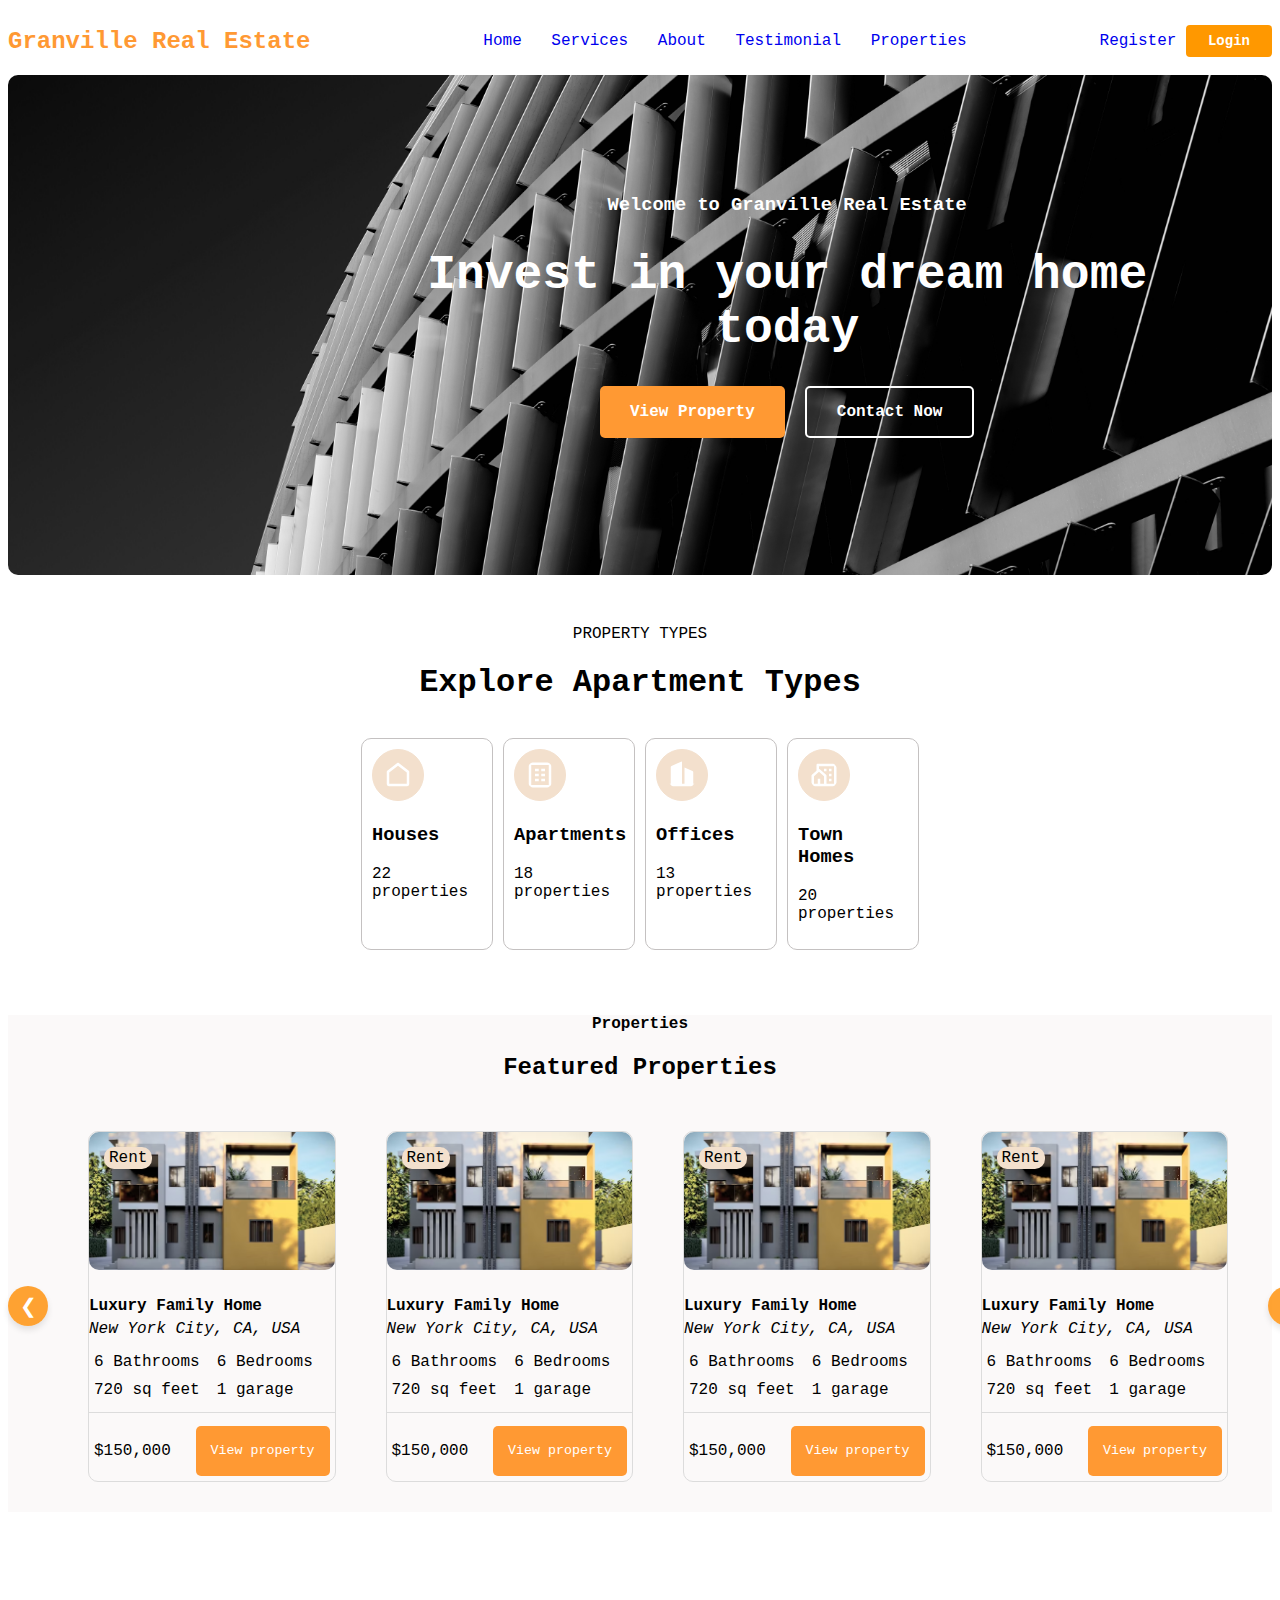
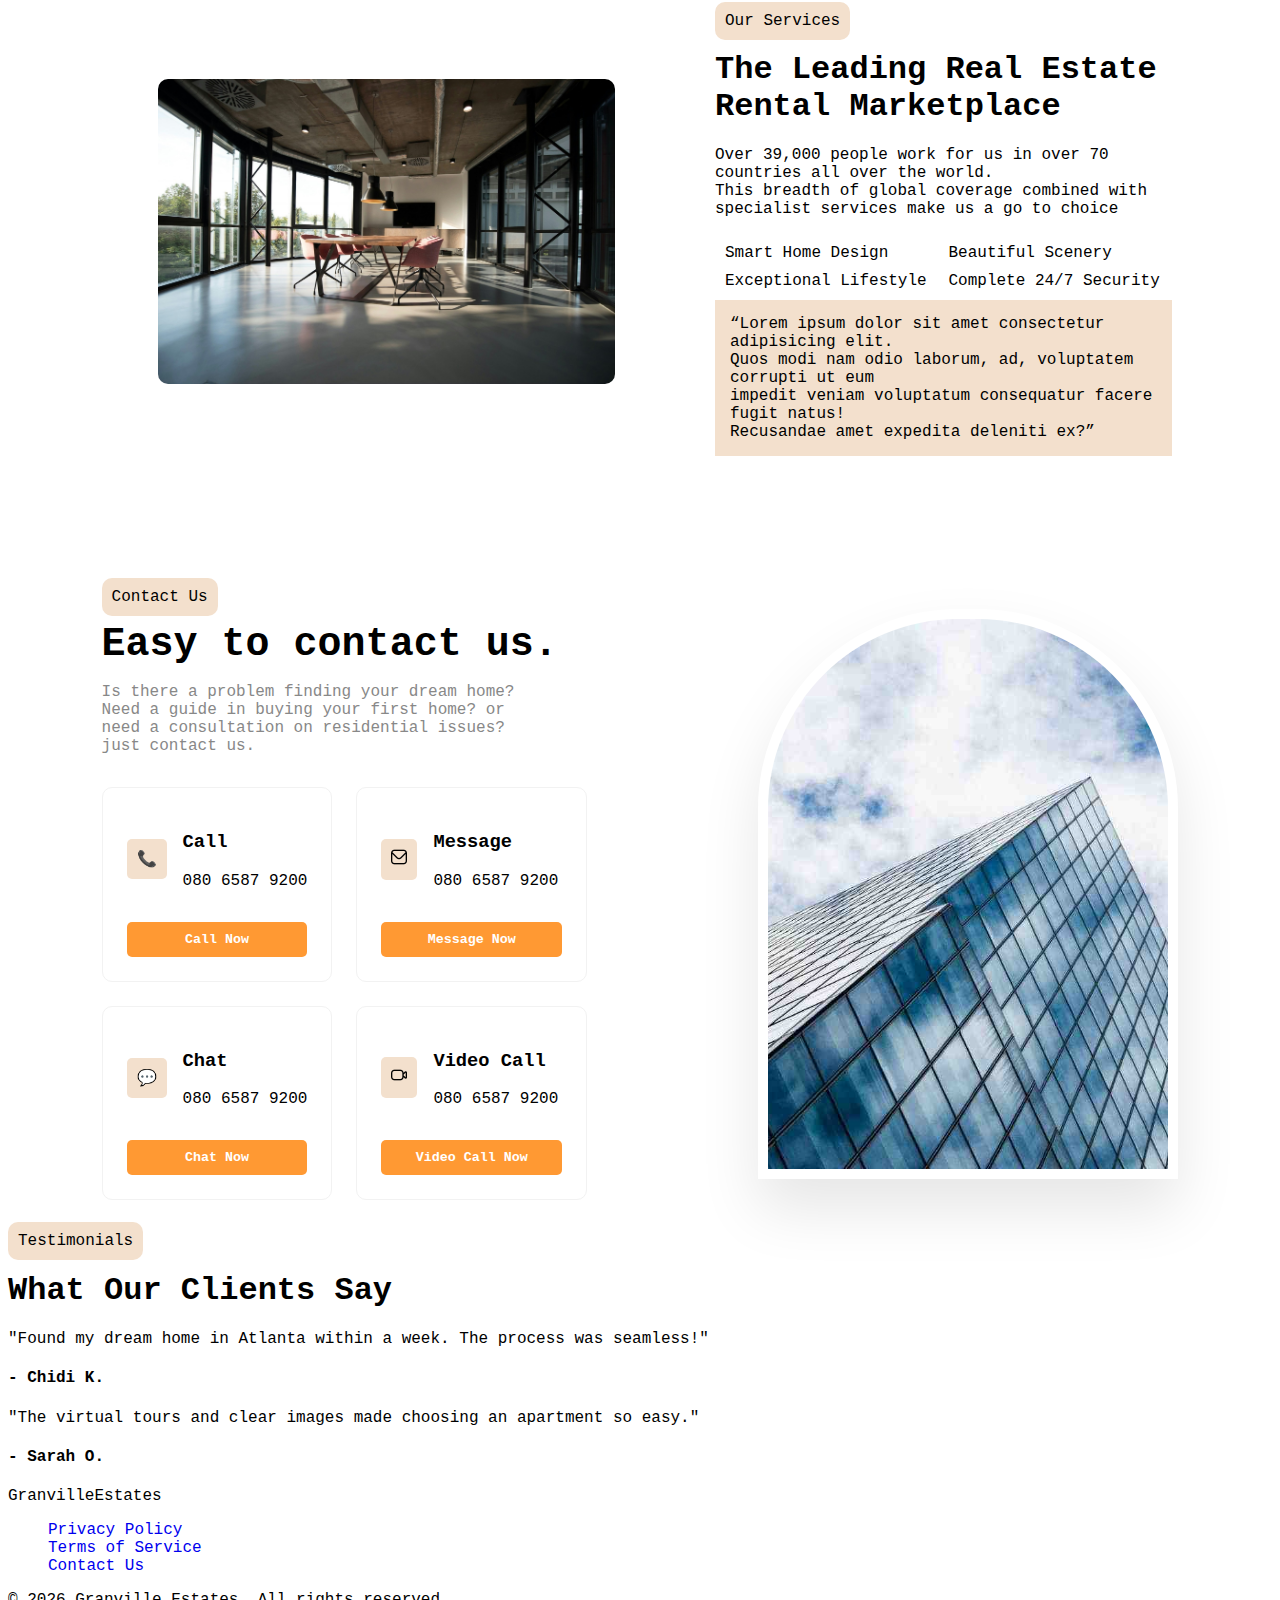
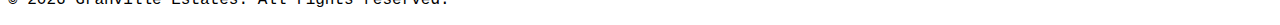
<file: index.html>
<!DOCTYPE html>
<html lang="en">

<head>
    <meta charset="UTF-8">
    <meta name="viewport" content="width=device-width, initial-scale=1.0">
    <link rel="stylesheet" href="https://cdnjs.cloudflare.com/ajax/libs/font-awesome/6.0.0/css/all.min.css">
    <link rel="stylesheet" href="assets/css/style.css">
    <title>Granville Real Estate</title>
</head>

<body>
    <header>
        <h2 class="heading">Granville Real Estate</h2>

        <div>
            <nav>
                <ul class="nav-links">
                    <li><a href="#">Home</a></li>
                    <li><a href="#">Services</a></li>
                    <li><a href="#about">About</a></li>
                    <li><a href="#">Testimonial</a></li>
                    <li><a href="#">Properties</a></li>
                </ul>
            </nav>
        </div>

        <div class="profile-nav-container">
            <div id="user-profile-header" onclick="toggleDashboard()">
                <div class="user-avatar">
                    <img src="assets/images/profiles/default-user.jpeg" alt="profile png" id="user-icon-image">
                </div>
                <span id="display-name"></span>
            </div>
        </div>

        <div id="dashboard-dropdown" class="dashboard-menu" onclick="event.stopPropagation()">
            <div class="menu-header">
                <h4>Account Overview</h4>
            </div>
            <div class="menu-stats">
                <div class="stat-item">
                    <span id="stat-count">0</span>
                    <small>Inquiries</small>
                </div>
            </div>
            <div class="menu-item-toggle" onclick="toggleSection('history-section')">
                <i class="fas fa-history"></i> My Message History
            </div>
            <ul id="message-history-list" class="collapsible-content">
                <li>Loading history...</li>
            </ul>
            <div class="menu-item-toggle" onclick="toggleSection('saved-section')">
                <i class="fas fa-heart"></i> Saved Properties
            </div>
            <ul id="favorites-list" class="collapsible-content">
                <li>Loading favorites...</li>
            </ul>
            <div class="menu-item-toggle" onclick="toggleSection('profile-settings-section')">
                <i class="fas fa-user-cog"></i> Profile Settings
            </div>
            <ul id="profile-settings-section" class="collapsible-content">
                <li class="profile-upload-item">
                    <div class="profile-preview-container">
                        <img id="dashboard-profile-preview" src="./assets/images/user-fill.png" alt="Profile">
                        <label for="profile-input" class="edit-overlay"><i class="fas fa-camera"></i></label>
                    </div>
                    <form id="settings-profile-form">
                        <input type="file" id="profile-input" name="profile_image" accept="image/*" hidden>
                        <input type="text" name="display_name" placeholder="Update Name" class="settings-input">
                        <button type="submit" class="btn-save-settings">Save Changes</button>
                    </form>
                </li>
            </ul>
            <div class="menu-footer">
                <button onclick="logout()" class="btn-logout-dropdown">Logout</button>
            </div>
        </div>


    </header>

    <div class="hero-section">
        <img src="assets/images/mike-hindle-a8Slhd4Kvxw-unsplash.jpg" alt="picture of a house for rent"
            class="background-image">
        <div class="hero-content">
            <h3>Welcome to Granville Real Estate</h3>
            <h1>Invest in your dream home today</h1>


            <div class="button-container">
                <button class="primary-btn">View Property</button>
                <button class="secondary-btn">Contact Now</button>
            </div>
        </div>
    </div>

    <!----property type section----->
    <section class="property-type-section">

        <div>
            <p>PROPERTY TYPES</p>
        </div>
        <h1>Explore Apartment Types</h1>

        <div class="card-container">

            <div class="card" onclick="filterType('House')">
                <svg class="icons" xmlns="http://www.w3.org/2000/svg" viewBox="0 0 24 24" fill="currentColor">
                    <path
                        d="M21 20C21 20.5523 20.5523 21 20 21H4C3.44772 21 3 20.5523 3 20V9.48907C3 9.18048 3.14247 8.88917 3.38606 8.69972L11.3861 2.47749C11.7472 2.19663 12.2528 2.19663 12.6139 2.47749L20.6139 8.69972C20.8575 8.88917 21 9.18048 21 9.48907V20ZM19 19V9.97815L12 4.53371L5 9.97815V19H19Z">
                    </path>
                </svg>
                <div class="card-text-container">
                    <h3>Houses</h3>
                    <p>22 properties</p>
                </div>
            </div>

            <div class="card" onclick="filterType('Apartment')">
                <svg class="icons" xmlns="http://www.w3.org/2000/svg" viewBox="0 0 24 24" fill="currentColor">
                    <path
                        d="M21 20H23V22H1V20H3V3C3 2.44772 3.44772 2 4 2H20C20.5523 2 21 2.44772 21 3V20ZM19 20V4H5V20H19ZM8 11H11V13H8V11ZM8 7H11V9H8V7ZM8 15H11V17H8V15ZM13 15H16V17H13V15ZM13 11H16V13H13V11ZM13 7H16V9H13V7Z">

                    </path>
                </svg>
                <div class="card-text-container">
                    <h3>Apartments</h3>
                    <p>18 properties</p>
                </div>
            </div>

            <div class="card" onclick="filterType('Office')">
                <svg class="icons" xmlns="http://www.w3.org/2000/svg" viewBox="0 0 24 24" fill="currentColor">
                    <path
                        d="M12 19H14V6.00003L20.3939 8.74028C20.7616 8.89786 21 9.2594 21 9.65943V19H23V21H1V19H3V5.6499C3 5.25472 3.23273 4.89659 3.59386 4.73609L11.2969 1.31251C11.5493 1.20035 11.8448 1.314 11.9569 1.56634C11.9853 1.63027 12 1.69945 12 1.76941V19Z">

                    </path>
                </svg>
                <div class="card-text-container">
                    <h3>Offices</h3>
                    <p>13 properties</p>
                </div>
            </div>

            <div class="card" onclick="filterType('Town Home')">
                <svg class="icons" xmlns="http://www.w3.org/2000/svg" viewBox="0 0 24 24" fill="currentColor">
                    <path
                        d="M21 21H3C2.44772 21 2 20.5523 2 20V12.4868C2 12.1978 2.12501 11.9229 2.34282 11.733L6 8.54435V4C6 3.44772 6.44772 3 7 3H21C21.5523 3 22 3.44772 22 4V20C22 20.5523 21.5523 21 21 21ZM9 19H12V12.9416L8 9.45402L4 12.9416V19H7V15H9V19ZM14 19H20V5H8V7.12729C8.23444 7.12729 8.46888 7.20938 8.65718 7.37355L13.6572 11.733C13.875 11.9229 14 12.1978 14 12.4868V19ZM16 11H18V13H16V11ZM16 15H18V17H16V15ZM16 7H18V9H16V7ZM12 7H14V9H12V7Z">

                    </path>
                </svg>
                <div class="card-text-container">
                    <h3>Town Homes</h3>
                    <p>20 properties</p>
                </div>
            </div>

        </div>
    </section>


    <!----property section----->
    <section class="properties-section">
        <h4>Properties</h4>

        <h2>Featured Properties</h2>
        <div class="carousel-wrapper">
            <button class="scroll-btn left" onclick="scrollGrid(-1)"
                style="position: absolute; left: 0px; z-index: 10;">&#10094;</button>

            <article id="listings-container" class="property-container">
                <!------Card-one------>
                <div class="property-card">

                    <div class="image-container">
                        <img src="./assets/images/photo-1643297551340-19d8ad4f20ad.avif" alt="image of a property"
                            class="property-image">
                        <span class="rent">Rent</span>
                    </div>

                    <div class="property-heading-container">
                        <h4 class="property-title">Luxury Family Home</h4>
                        <address class="property-address">New York City, CA, USA</address>
                    </div>

                    <div class="property-specs">
                        <div>6 Bathrooms</div>
                        <div>6 Bedrooms</div>
                        <div>720 sq feet</div>
                        <div>1 garage</div>
                    </div>

                    <hr>
                    <footer>
                        <div class="property-footer">
                            <p>$150,000</p>
                            <button class="book-button">View property</button>
                        </div>
                    </footer>
                </div>
                <!-----card-two------>
                <div class="property-card">

                    <div class="image-container">
                        <img src="./assets/images/photo-1643297551340-19d8ad4f20ad.avif" alt="image of a property"
                            class="property-image">
                        <span class="rent">Rent</span>
                    </div>

                    <div class="property-heading-container">
                        <h4 class="property-title">Luxury Family Home</h4>
                        <address class="property-address">New York City, CA, USA</address>
                    </div>

                    <div class="property-specs">
                        <div>6 Bathrooms</div>
                        <div>6 Bedrooms</div>
                        <div>720 sq feet</div>
                        <div>1 garage</div>
                    </div>

                    <hr>
                    <footer>
                        <div class="property-footer">
                            <p>$150,000</p>
                            <button class="book-button">View property</button>
                        </div>
                    </footer>
                </div>
                <!----card-three----->
                <div class="property-card">

                    <div class="image-container">
                        <img src="./assets/images/photo-1643297551340-19d8ad4f20ad.avif" alt="image of a property"
                            class="property-image">
                        <span class="rent">Rent</span>
                    </div>

                    <div class="property-heading-container">
                        <h4 class="property-title">Luxury Family Home</h4>
                        <address class="property-address">New York City, CA, USA</address>
                    </div>

                    <div class="property-specs">
                        <div>6 Bathrooms</div>
                        <div>6 Bedrooms</div>
                        <div>720 sq feet</div>
                        <div>1 garage</div>
                    </div>

                    <hr>
                    <footer>
                        <div class="property-footer">
                            <p>$150,000</p>
                            <button class="book-button">View property</button>
                        </div>
                    </footer>
                </div>
                <!---card-four------>
                <div class="property-card">

                    <div class="image-container">
                        <img src="./assets/images/photo-1643297551340-19d8ad4f20ad.avif" alt="image of a property"
                            class="property-image">
                        <span class="rent">Rent</span>
                    </div>

                    <div class="property-heading-container">
                        <h4 class="property-title">Luxury Family Home</h4>
                        <address class="property-address">New York City, CA, USA</address>
                    </div>

                    <div class="property-specs">
                        <div>6 Bathrooms</div>
                        <div>6 Bedrooms</div>
                        <div>720 sq feet</div>
                        <div>1 garage</div>
                    </div>

                    <hr>
                    <footer>
                        <div class="property-footer">
                            <p>$150,000</p>
                            <button class="book-button">View property</button>
                        </div>
                    </footer>

                </div>
            </article>

            <button class="scroll-btn right" onclick="scrollGrid(1)"
                style="position: absolute; right: 0px; z-index: 10;">&#10095;</button>
        </div>
    </section>

    <!----about-us section----->
    <section id="about" class="about-us-section">

        <div class="about-image-container">
            <img src="assets/images/nastuh-abootalebi-eHD8Y1Znfpk-unsplash.jpg" alt="image of an interior"
                class="about-image">
        </div>

        <div class="about-description-container">


            <div class="about-description">
                <span class="about-us-span">Our Services</span>
                <h1>The Leading Real Estate Rental Marketplace</h1>
                <p>
                    Over 39,000 people work for us in over 70 countries all over the world.<br>This breadth
                    of global coverage combined with specialist services make us a go to choice
                </p>
            </div>

            <div class="service-lists">
                <div>Smart Home Design</div>
                <div>Beautiful Scenery</div>
                <div>Exceptional Lifestyle</div>
                <div>Complete 24/7 Security</div>
            </div>

            <div class="motto-section">
                <q>Lorem ipsum dolor sit amet consectetur adipisicing elit.<br>
                    Quos modi nam odio laborum, ad, voluptatem corrupti ut eum<br>
                    impedit veniam voluptatum consequatur facere fugit natus!
                    <br> Recusandae amet expedita deleniti ex?</q>
            </div>
        </div>
    </section>

    <!----- contact-us section-->
    <section class="contact-us">
        <div class="container">

            <div class="contact-content">
                <span class="about-us-span">Contact Us</span>
                <h2 class="title">Easy to contact us<span>.</span></h2>
                <p class="description">
                    Is there a problem finding your dream home? Need a guide in buying your first home? or need a
                    consultation on residential issues? just contact us.
                </p>

                <div class="contact-grid">
                    <div class="contact-card">
                        <div class="card-top">
                            <div class="icon">📞</div>
                            <div class="details">
                                <h3>Call</h3>
                                <p>080 6587 9200</p>
                            </div>
                        </div>
                        <button class="card-button" id="call-btn">Call Now</button>
                    </div>

                    <div class="contact-card">
                        <div class="card-top">
                            <div class="icon"><img src="assets/images/envelope.png" alt="image of an envelope"></div>
                            <div class="details">
                                <h3>Message</h3>
                                <p>080 6587 9200</p>
                            </div>
                        </div>
                        <button class="card-button" id="msg-btn">Message Now</button>
                    </div>

                    <div class="contact-card">
                        <div class="card-top">
                            <div class="icon">💬</div>
                            <div class="details">
                                <h3>Chat</h3>
                                <p>080 6587 9200</p>
                            </div>
                        </div>
                        <button class="card-button" id="whatsapp-btn">Chat Now</button>
                    </div>

                    <div class="contact-card">
                        <div class="card-top">
                            <div class="icon"><img src="assets/images/video-camera-alt.png" alt="png of video camera">
                            </div>
                            <div class="details">
                                <h3>Video Call</h3>
                                <p>080 6587 9200</p>
                            </div>
                        </div>
                        <button class="card-button" id="video-call-btn">Video Call Now</button>
                    </div>
                </div>
            </div>

            <div class="image-section">
                <div class="arch-frame">
                    <img src="assets/images/HQ.jpg" alt="Modern House">
                </div>
            </div>

        </div>
    </section>

    <div id="contactModal" class="modal">
        <div class="modal-content">
            <span onclick="closeModal()" class="close-modal-span">&times;</span>
            <h2 id="modal-house-title">Contact Agent</h2>
            <p>Interested in this property, <span id="modal-user-name"></span></p>


            <form id="contactForm">
                <input type="hidden" id="form-house-title">
                <textarea id="user-message" placeholder="I am interested in thhis property. Please contact me..."
                    required>

            </textarea>
                <button type="submit" class="btn-orange">Send Message</button>
            </form>
        </div>
    </div>

    <section class="testimonials">
        <span class="about-us-span">Testimonials</span>
        <h1 class="section-title">What Our Clients Say</h1>
        <div class="testimonial-grid">
            <div class="testimonial-card">
                <p>"Found my dream home in Atlanta within a week. The process was seamless!"</p>
                <h4>- Chidi K.</h4>
            </div>
            <div class="testimonial-card">
                <p>"The virtual tours and clear images made choosing an apartment so easy."</p>
                <h4>- Sarah O.</h4>
            </div>
        </div>
    </section>

    <footer class="main-footer">
        <div class="footer-content">
            <div class="footer-logo">Granville<span>Estates</span></div>
            <ul class="footer-links">
                <li><a href="#">Privacy Policy</a></li>
                <li><a href="#">Terms of Service</a></li>
                <li><a href="#">Contact Us</a></li>
            </ul>
            <p>&copy; 2026 Granville Estates. All rights reserved.</p>
        </div>
    </footer>

    <script src="assets/js/app.js"></script>
</body>


</html>
</file>
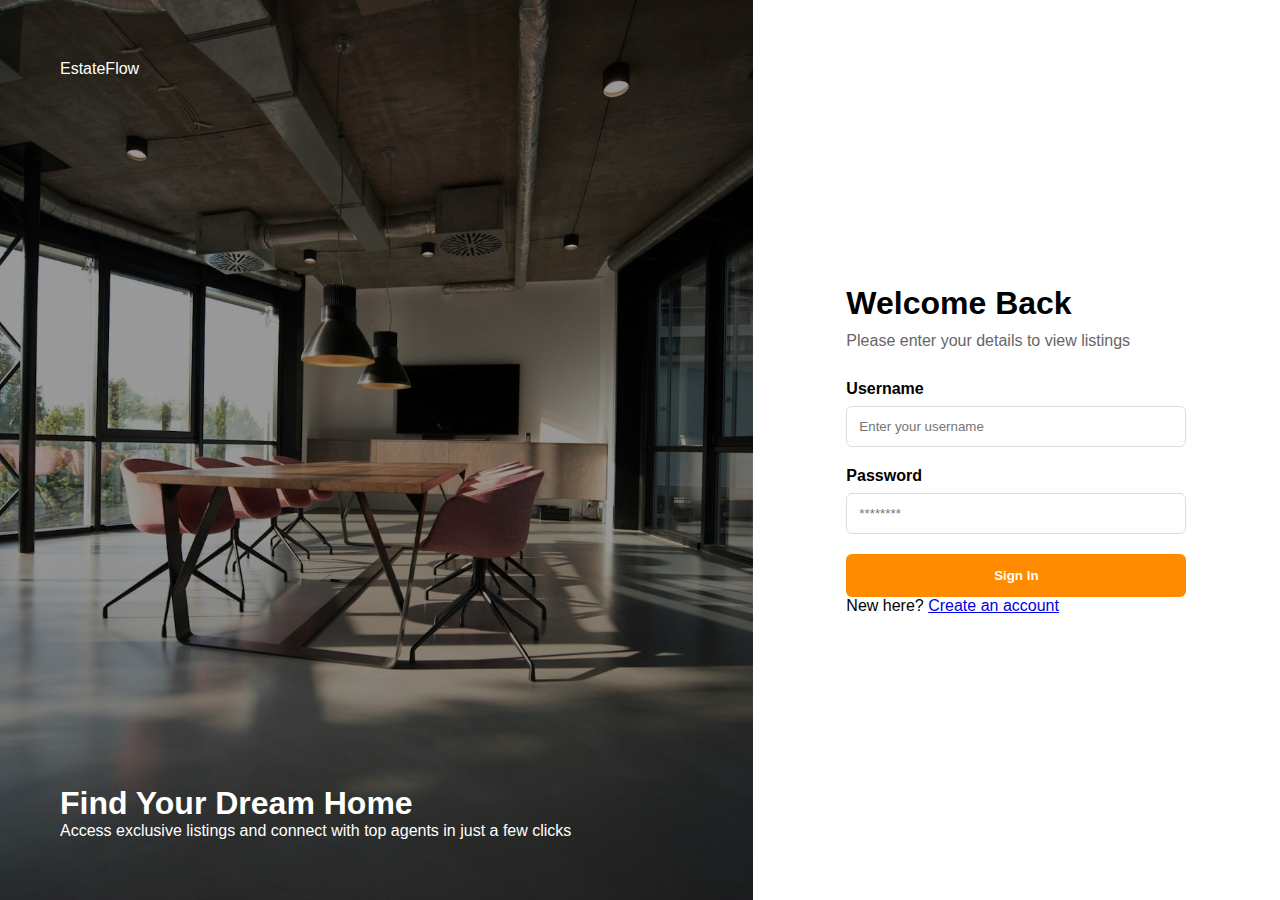
<file: login.html>
<!DOCTYPE html>
<html lang="en">
<head>
    <meta charset="UTF-8">
    <meta name="viewport" content="width=device-width, initial-scale=1.0">
    <link rel="stylesheet" href="assets/css/login.css">
    <title>Login</title>
</head>
<body>
    <div class="login-container">
        <div class="visual-side">
            <div class="brand-name">EstateFlow</div>
            <div class="visual-content">
                <h1>Find Your Dream Home</h1>
                <p>Access exclusive listings and connect with top agents in just a few clicks</p>
            </div>
        </div>

        <div class="form-side">
            <div class="login-box">
                <h2>Welcome Back</h2>
                <p class="subtitle">Please enter your details to view listings</p>

                <form id="loginForm">
                    <div class="input-group">
                        <label for="username">Username</label>
                        <input type="text" id="username" placeholder="Enter your username" required>
                    </div>

                    <div class="input-group">
                        <label for="password">Password</label>
                        <input type="password" id="password" placeholder="********" required>
                    </div>

                    <button type="button" class="btn-primary" onclick="loginUser()">Sign In</button>

                    <p id="errorMessage"></p>

                    <p class="footer-text">New here? <a href="register.html">Create an account</a></p>
                </form>
            </div>
        </div>
    </div>

    <script src="assets/js/app.js"></script>
</body>
</html>
</file>
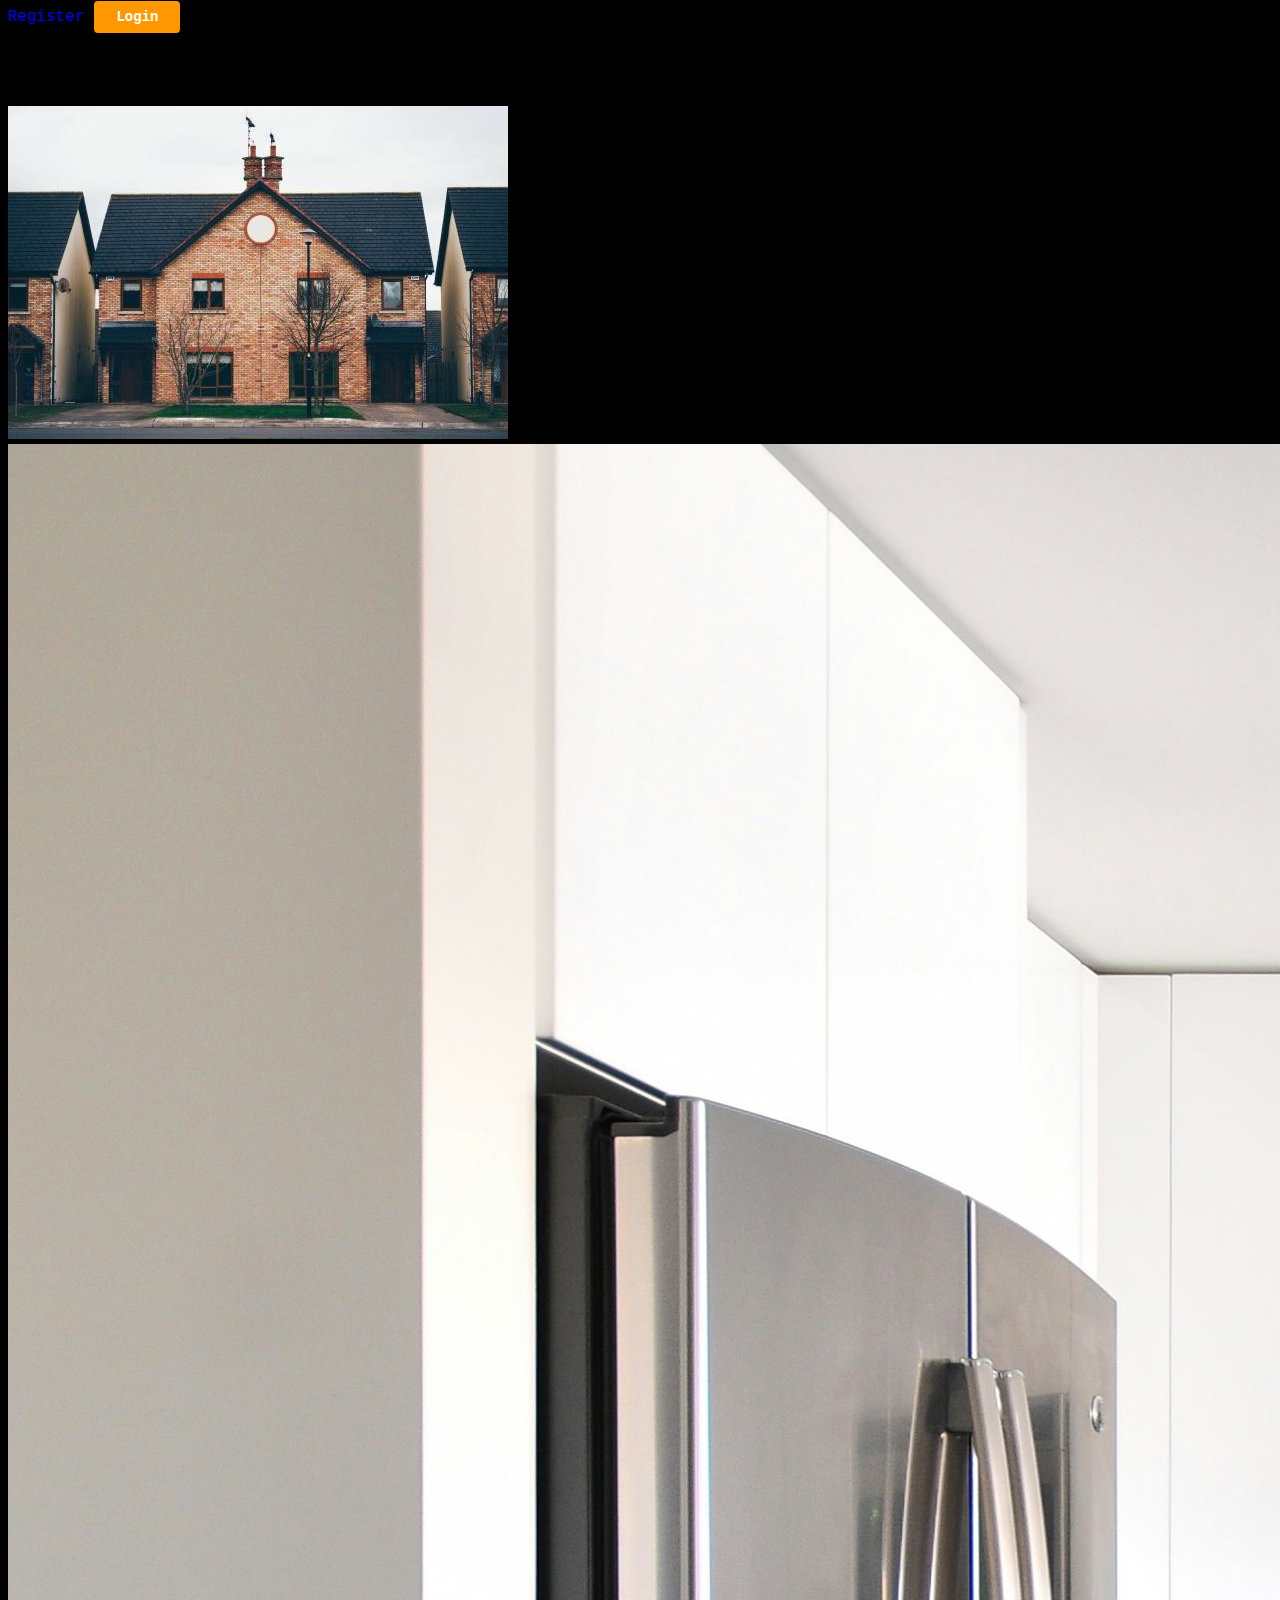
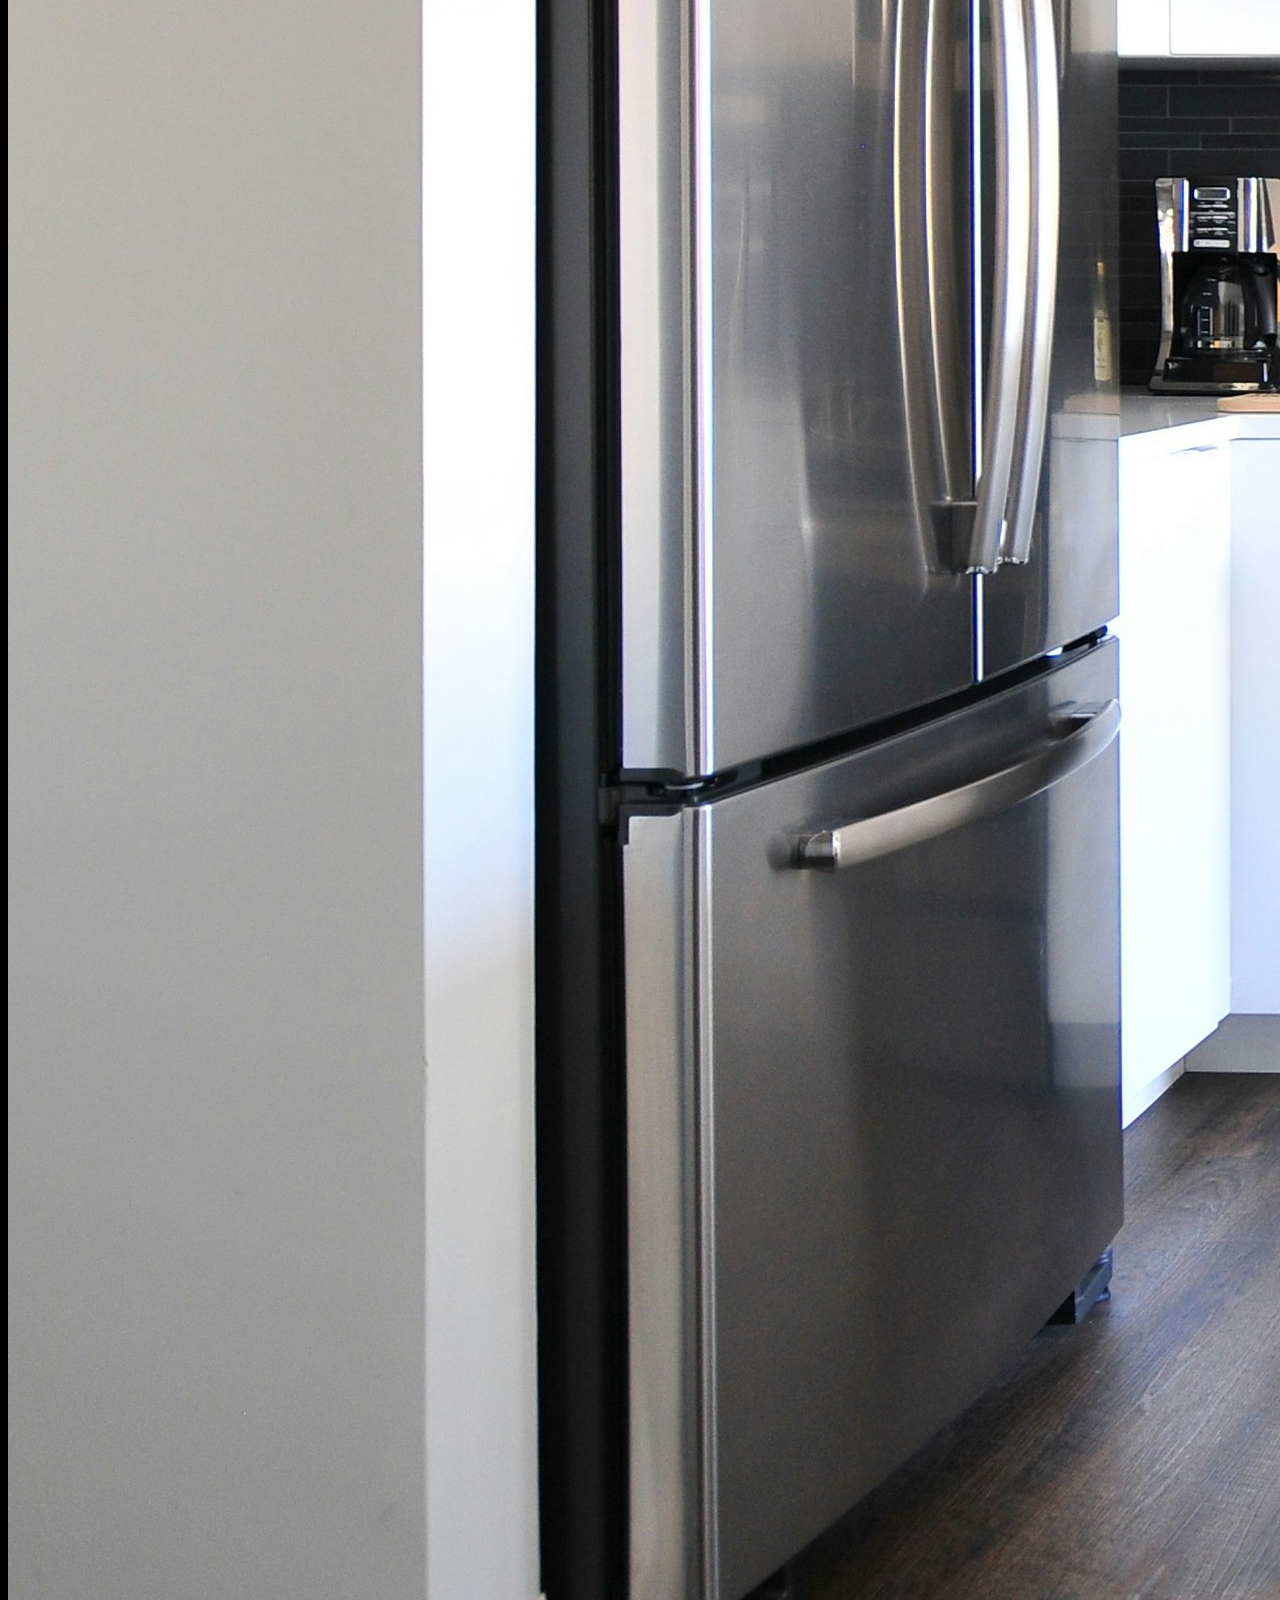
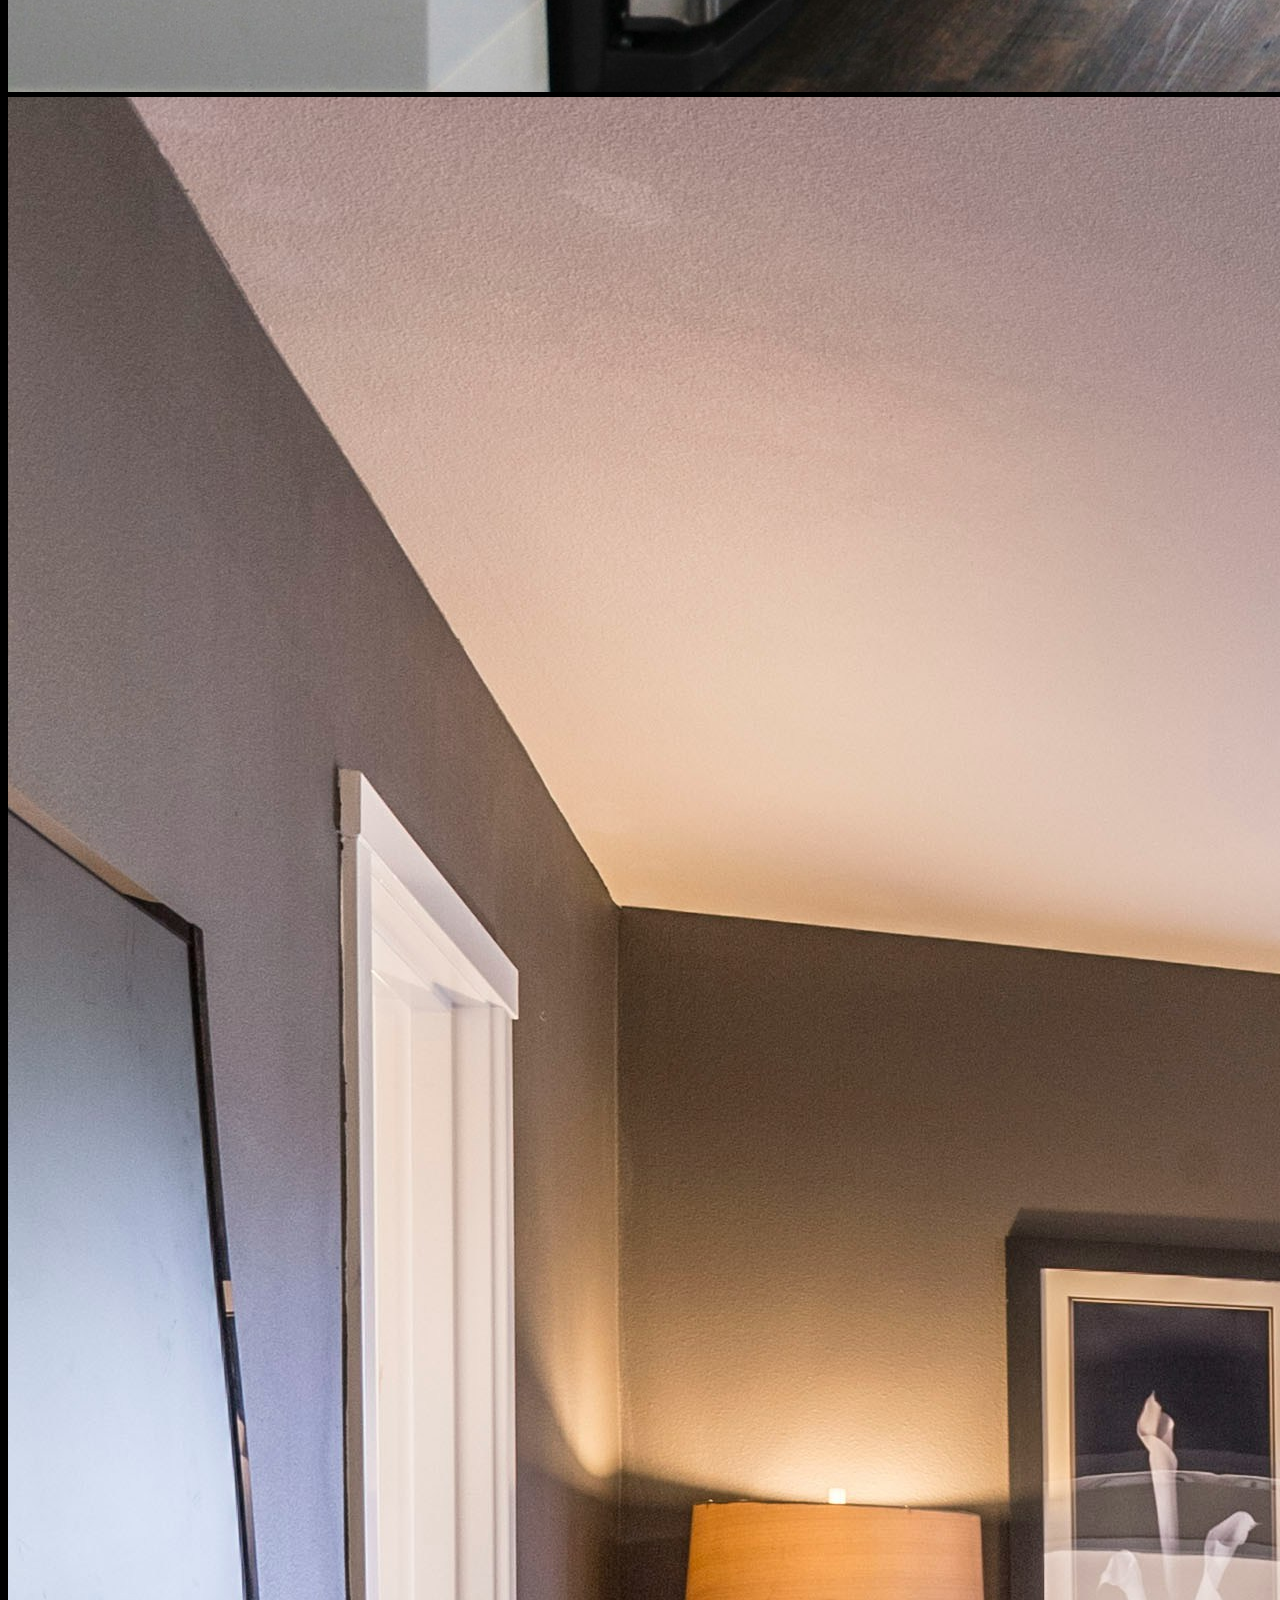
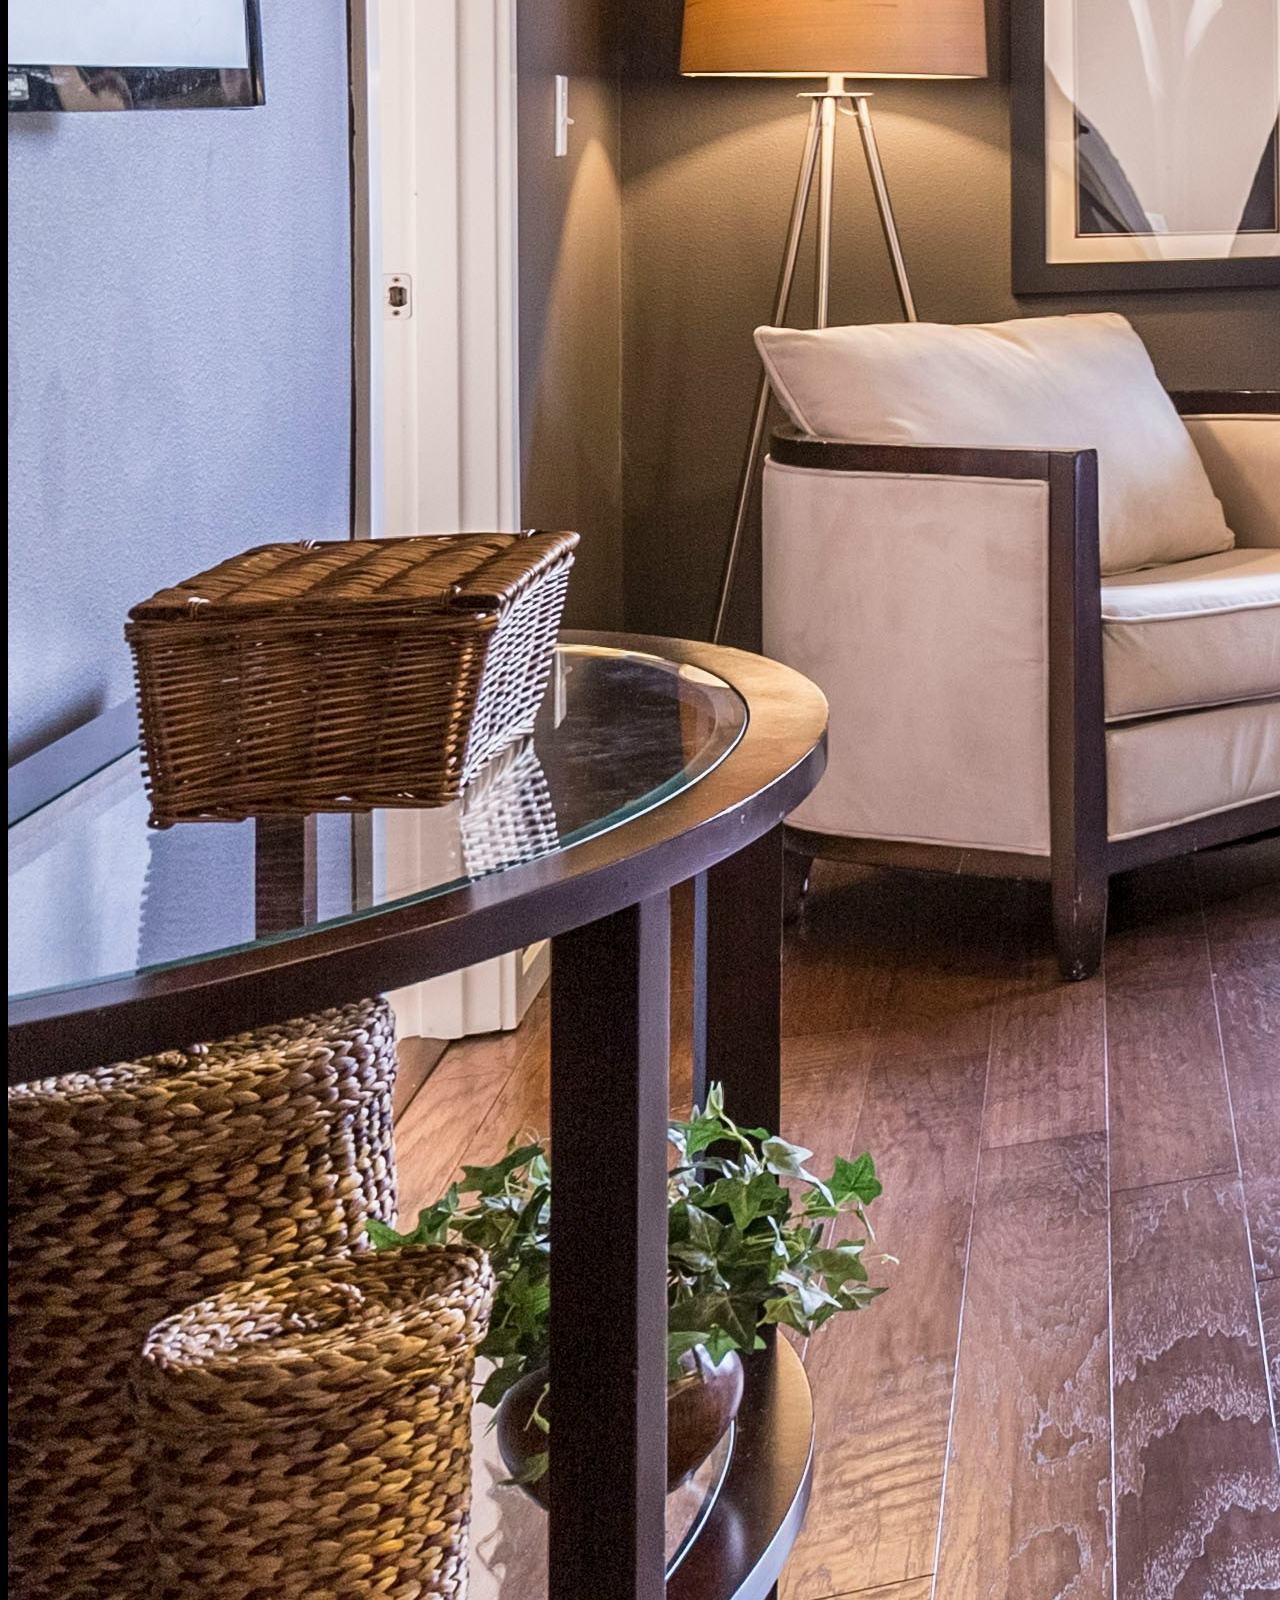
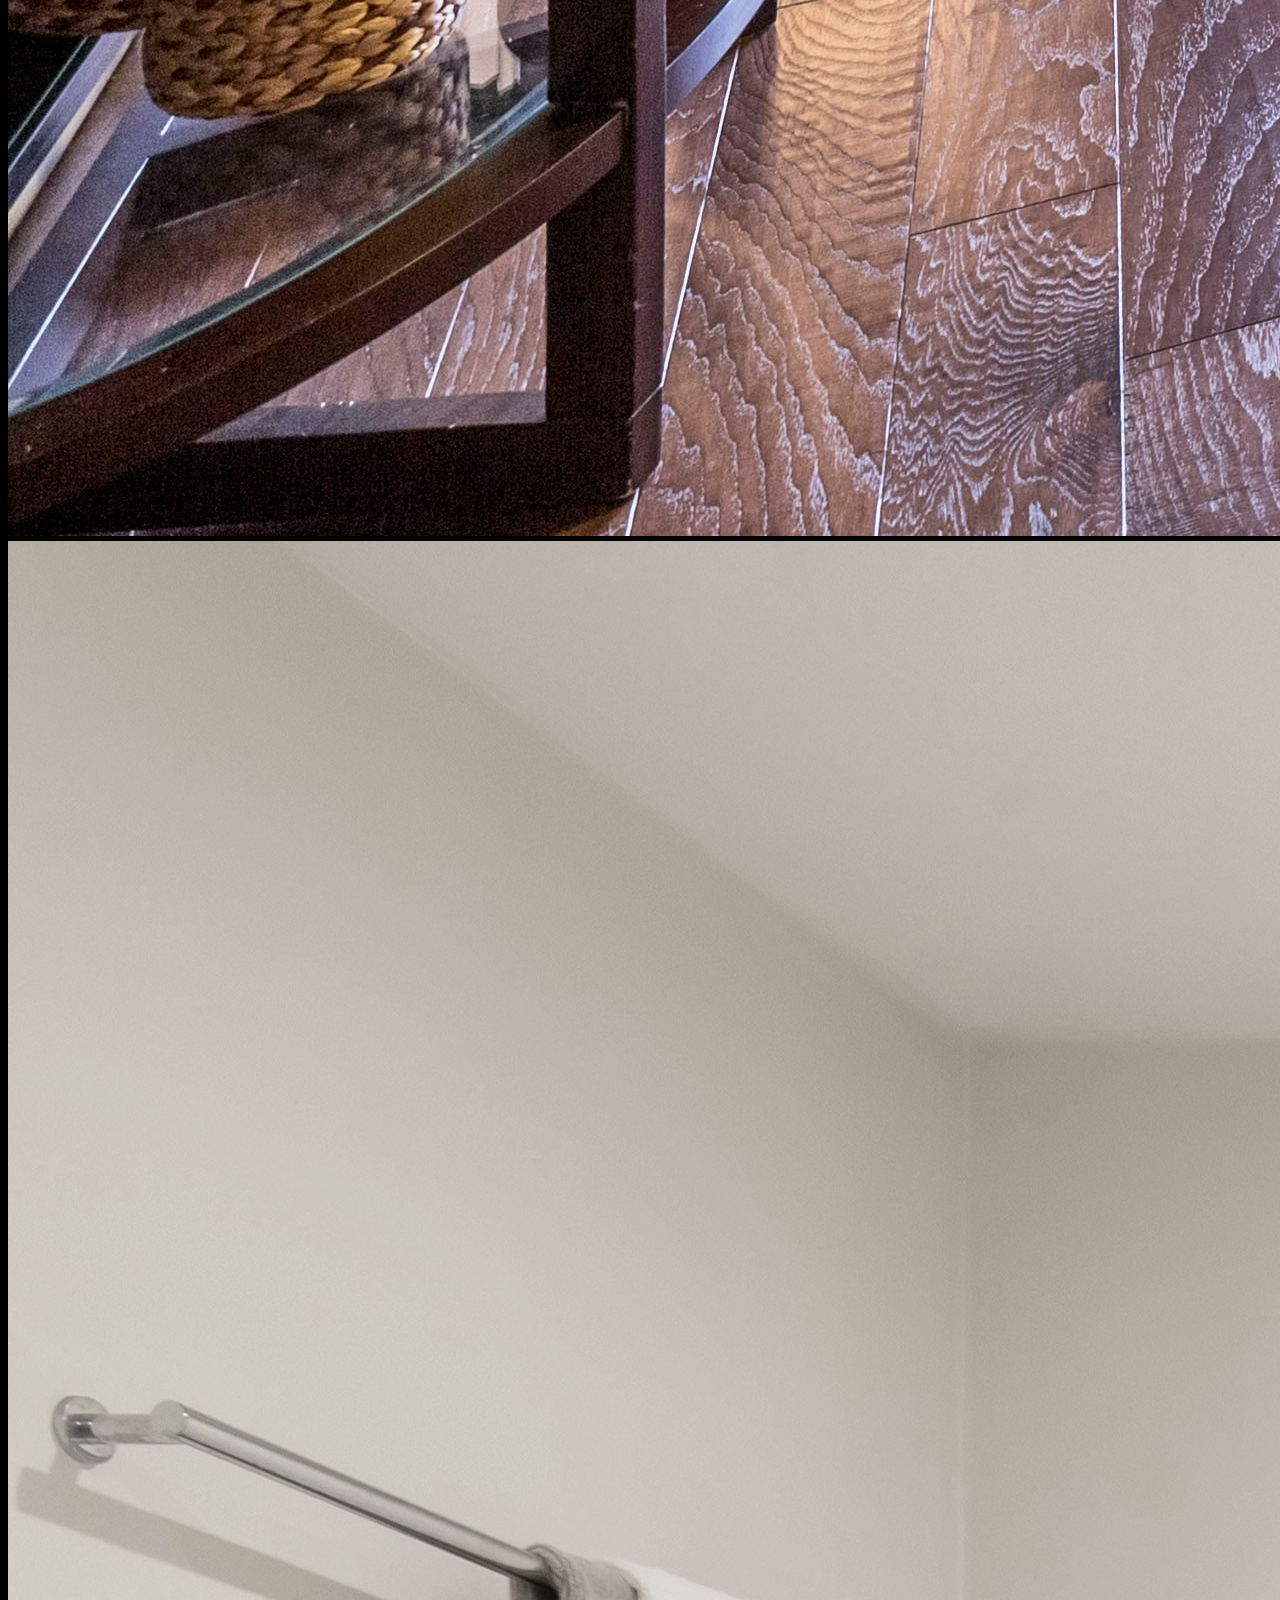
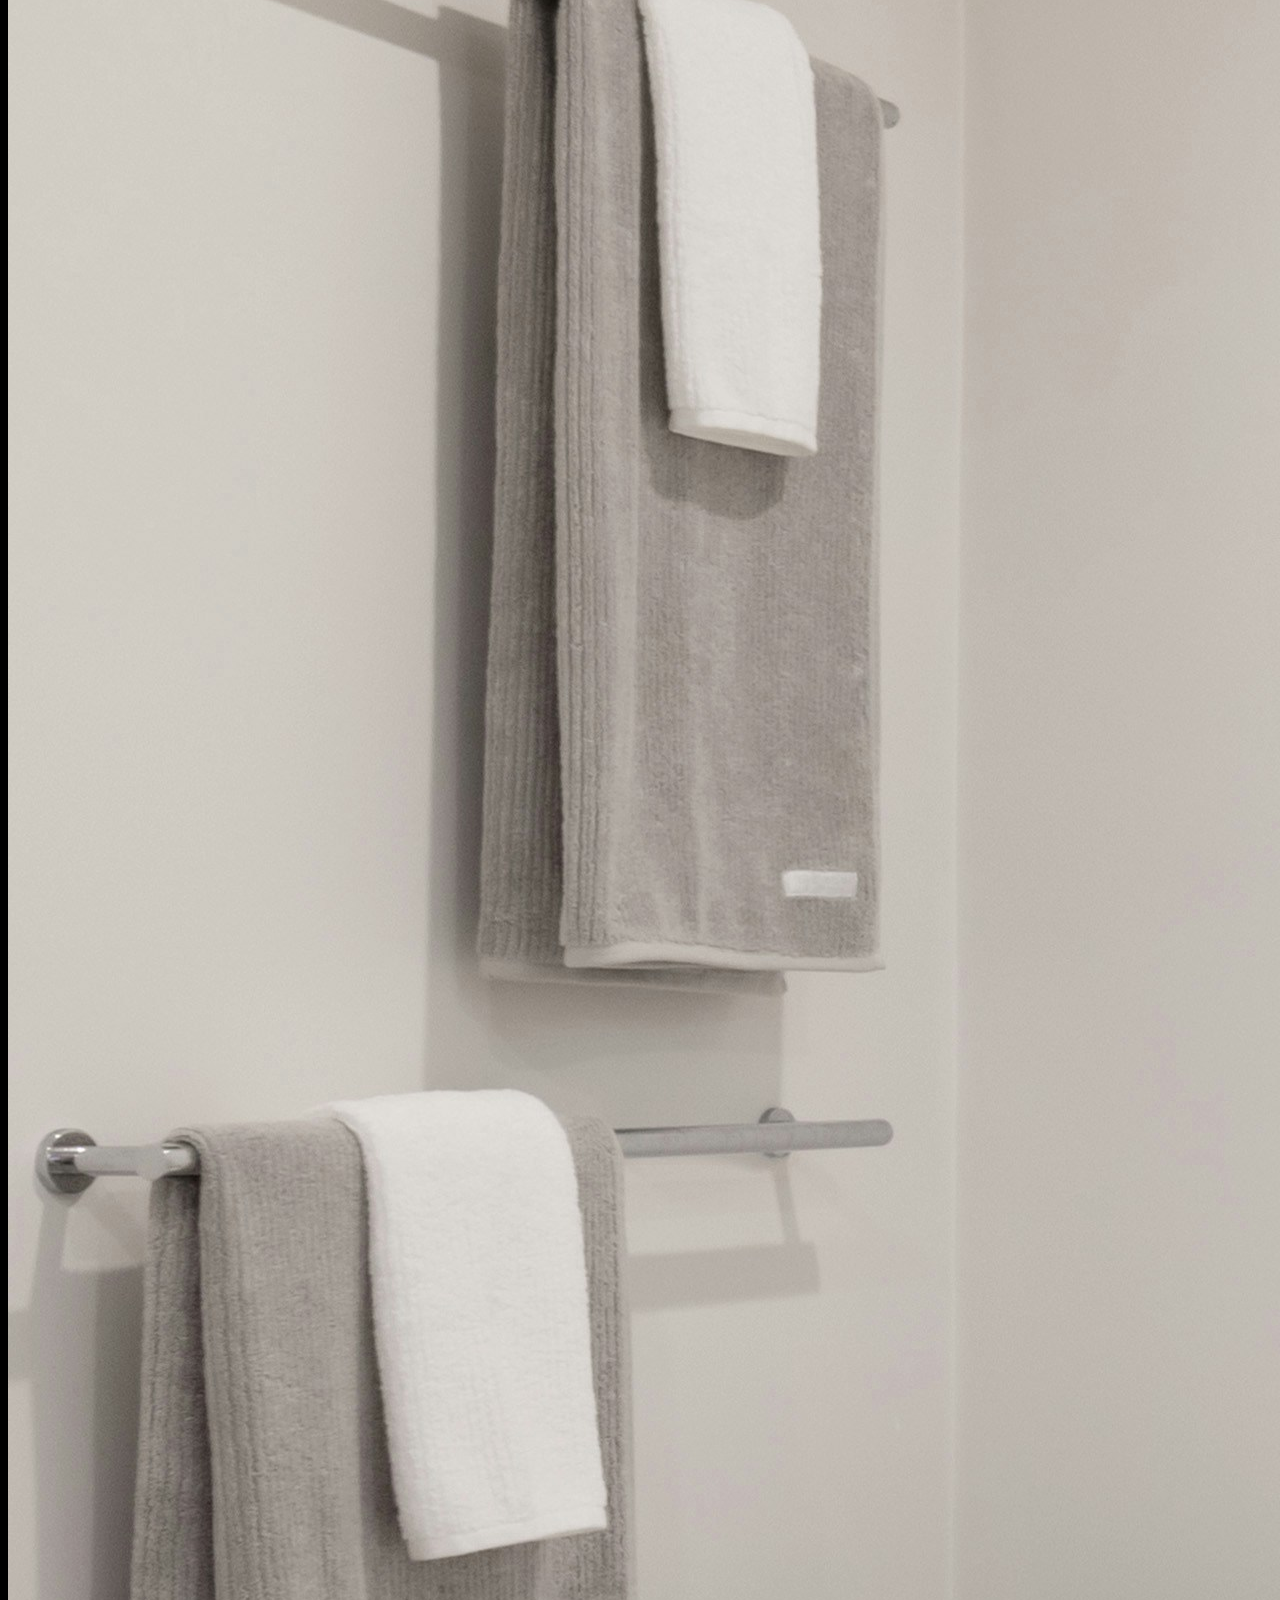
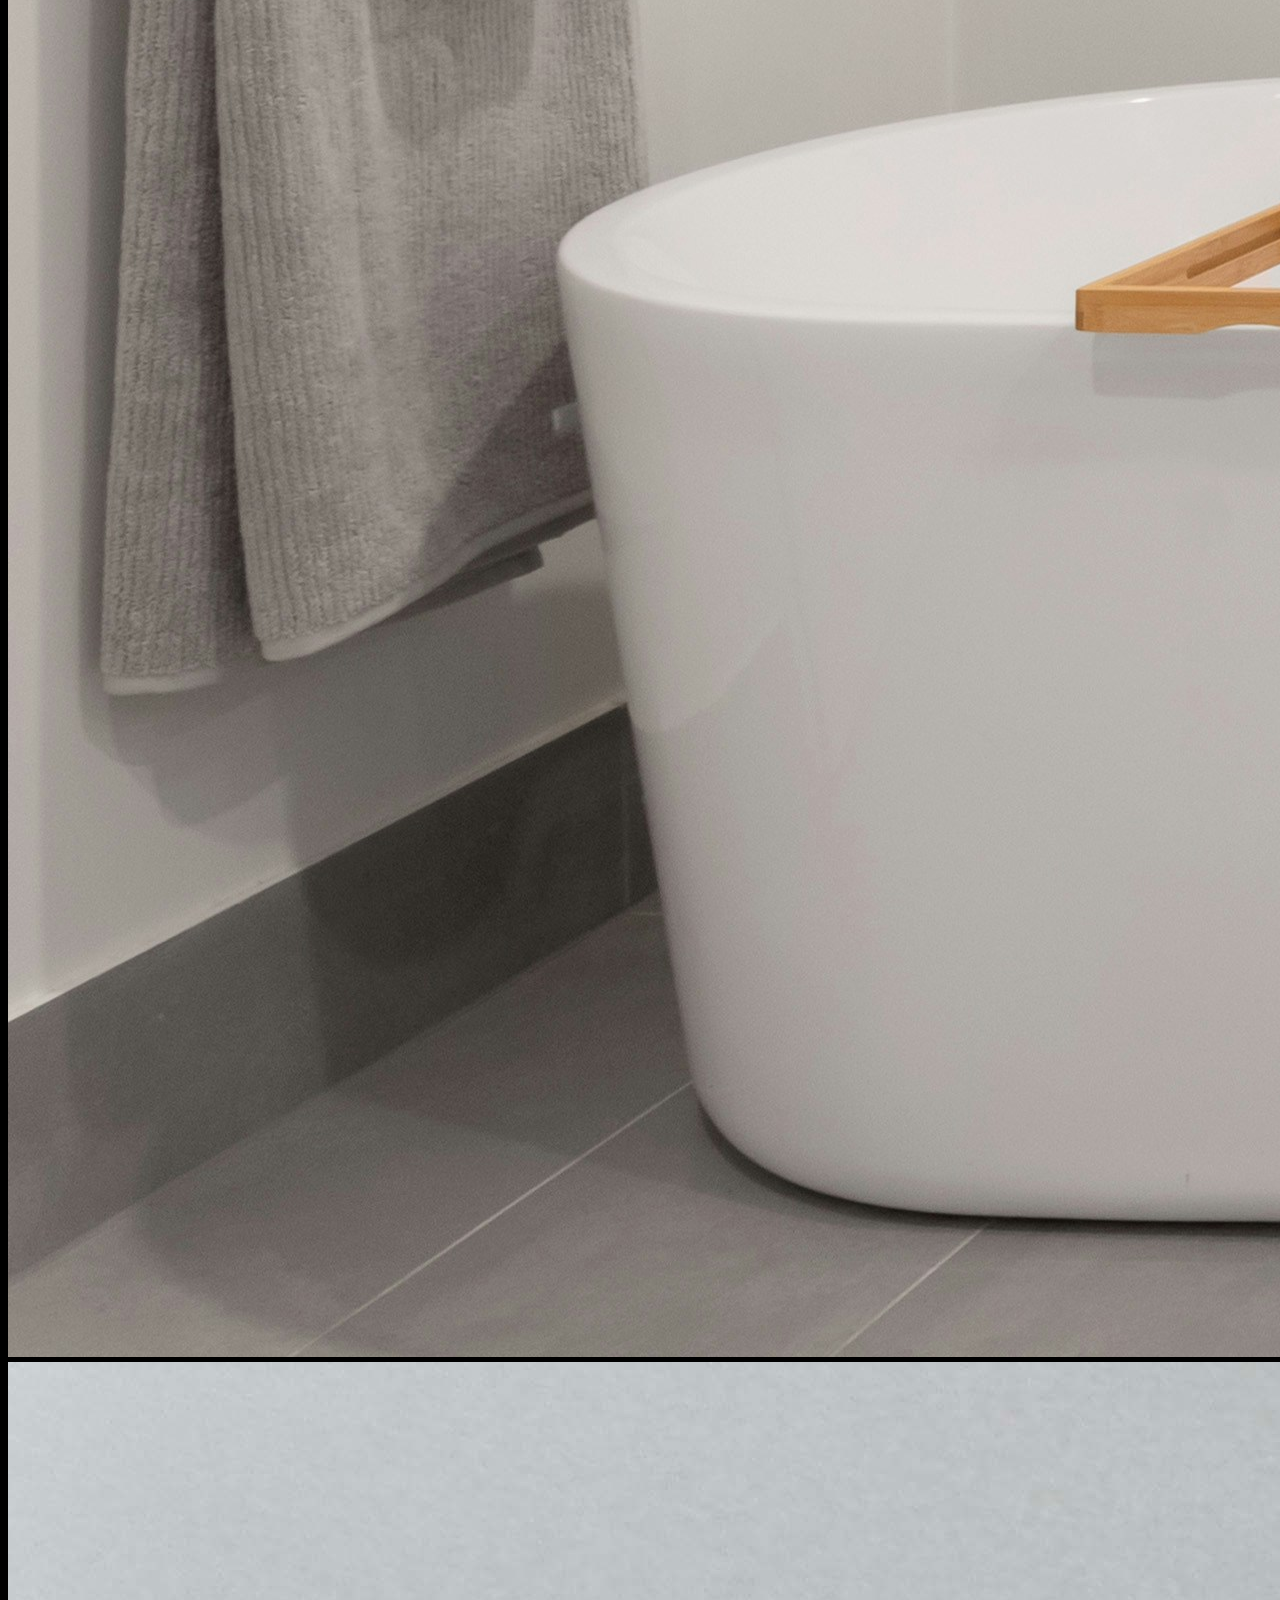
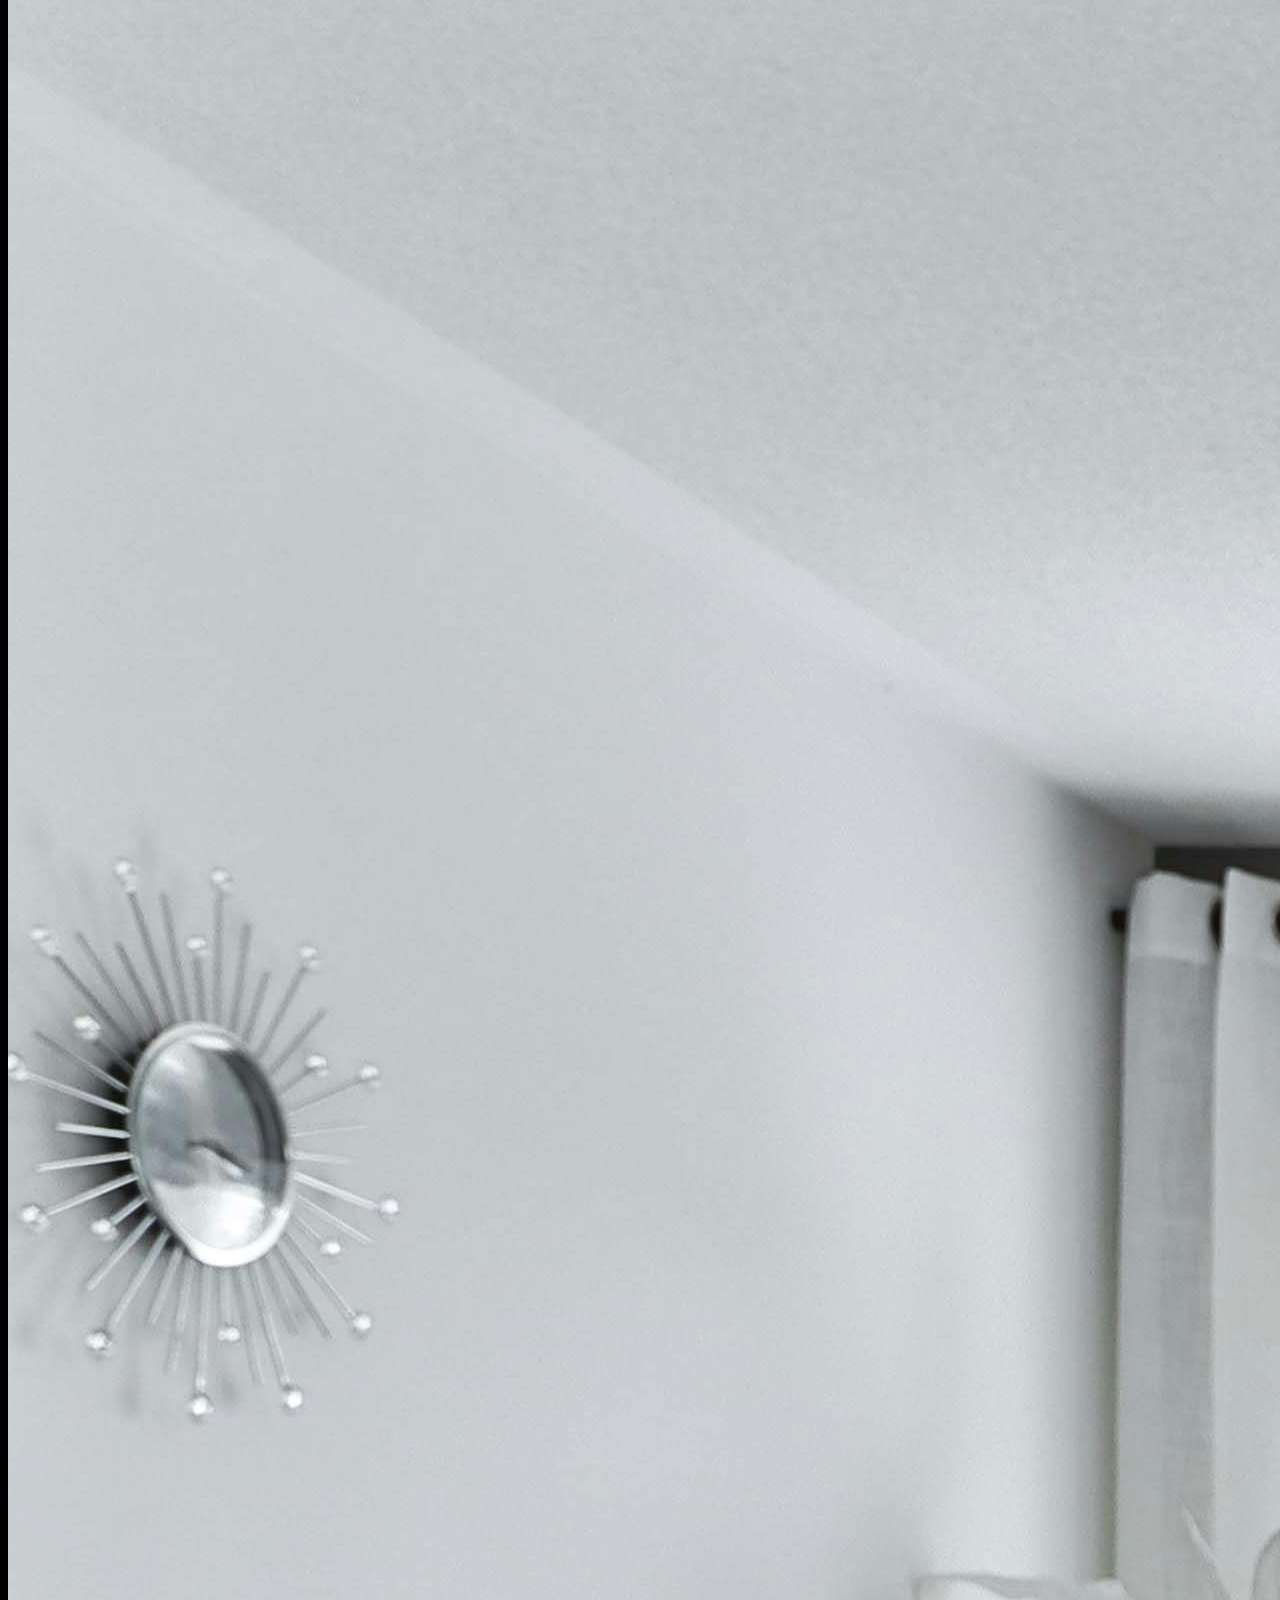
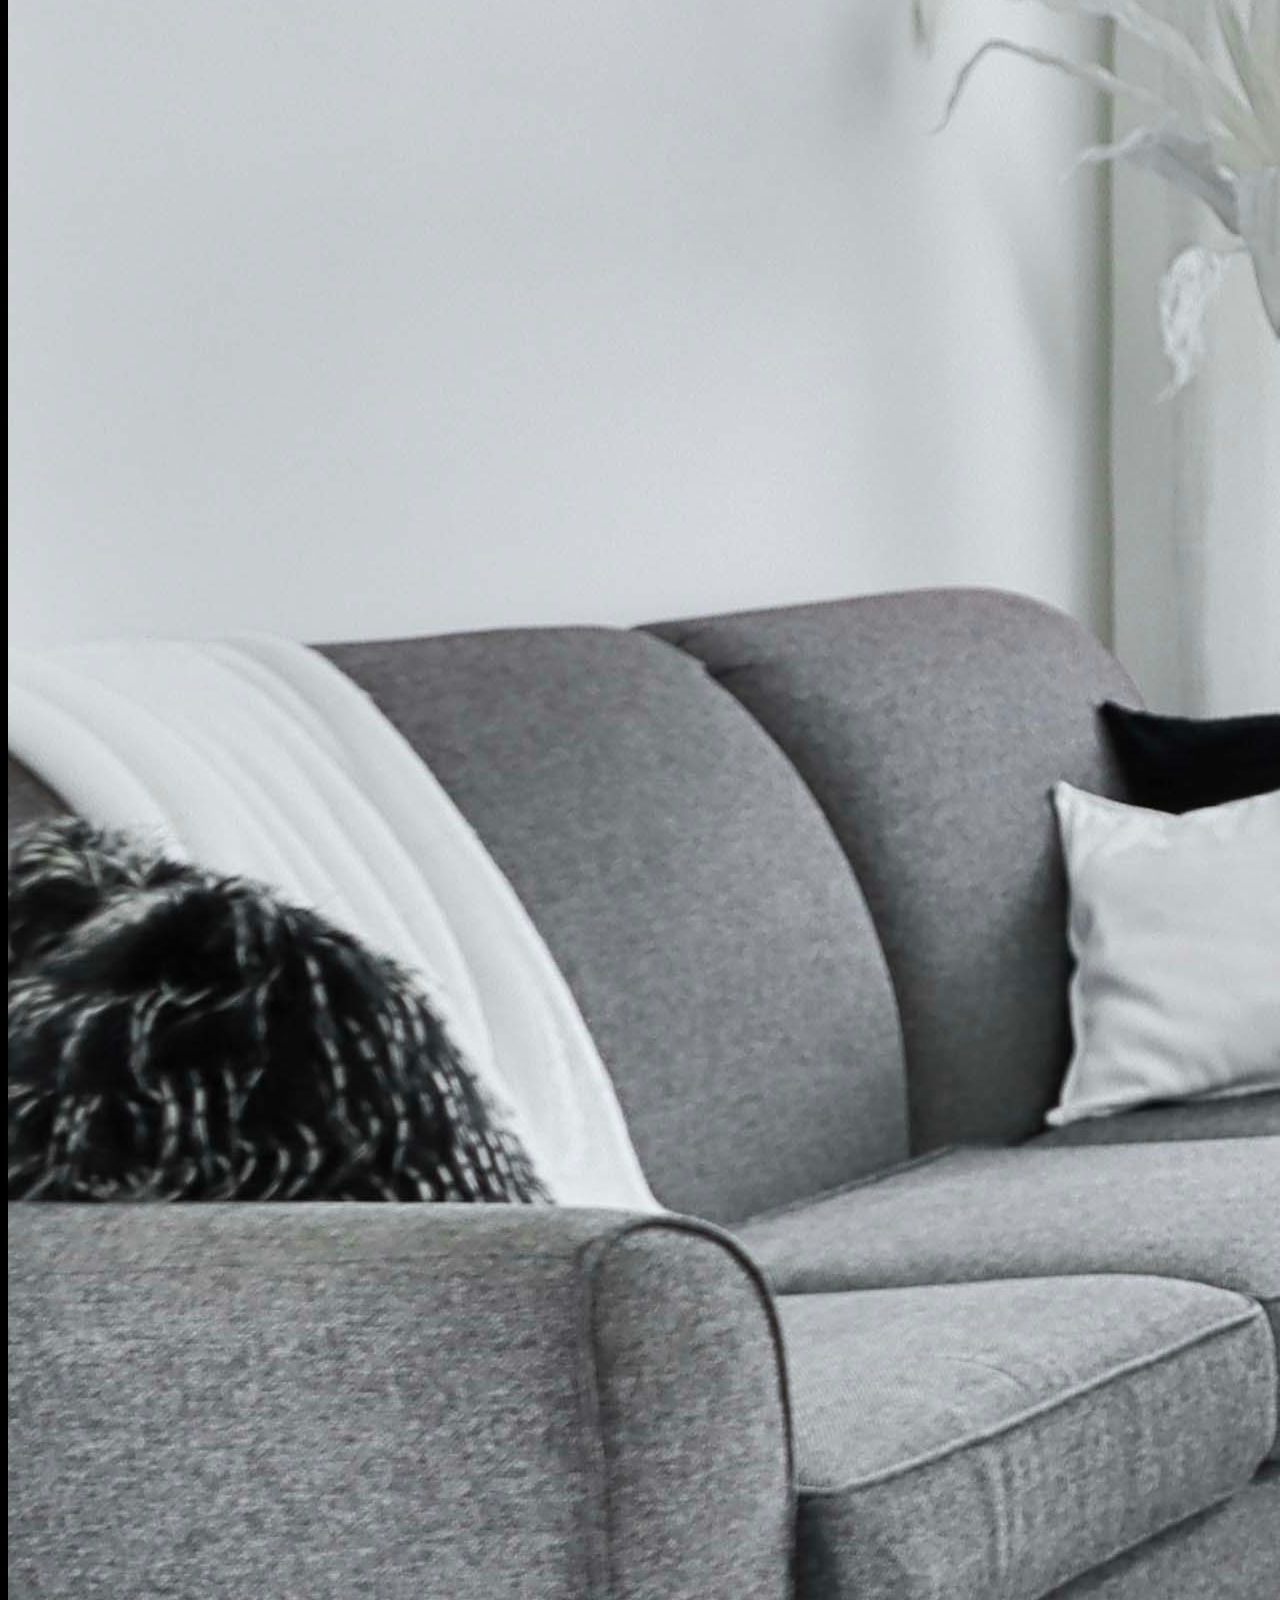
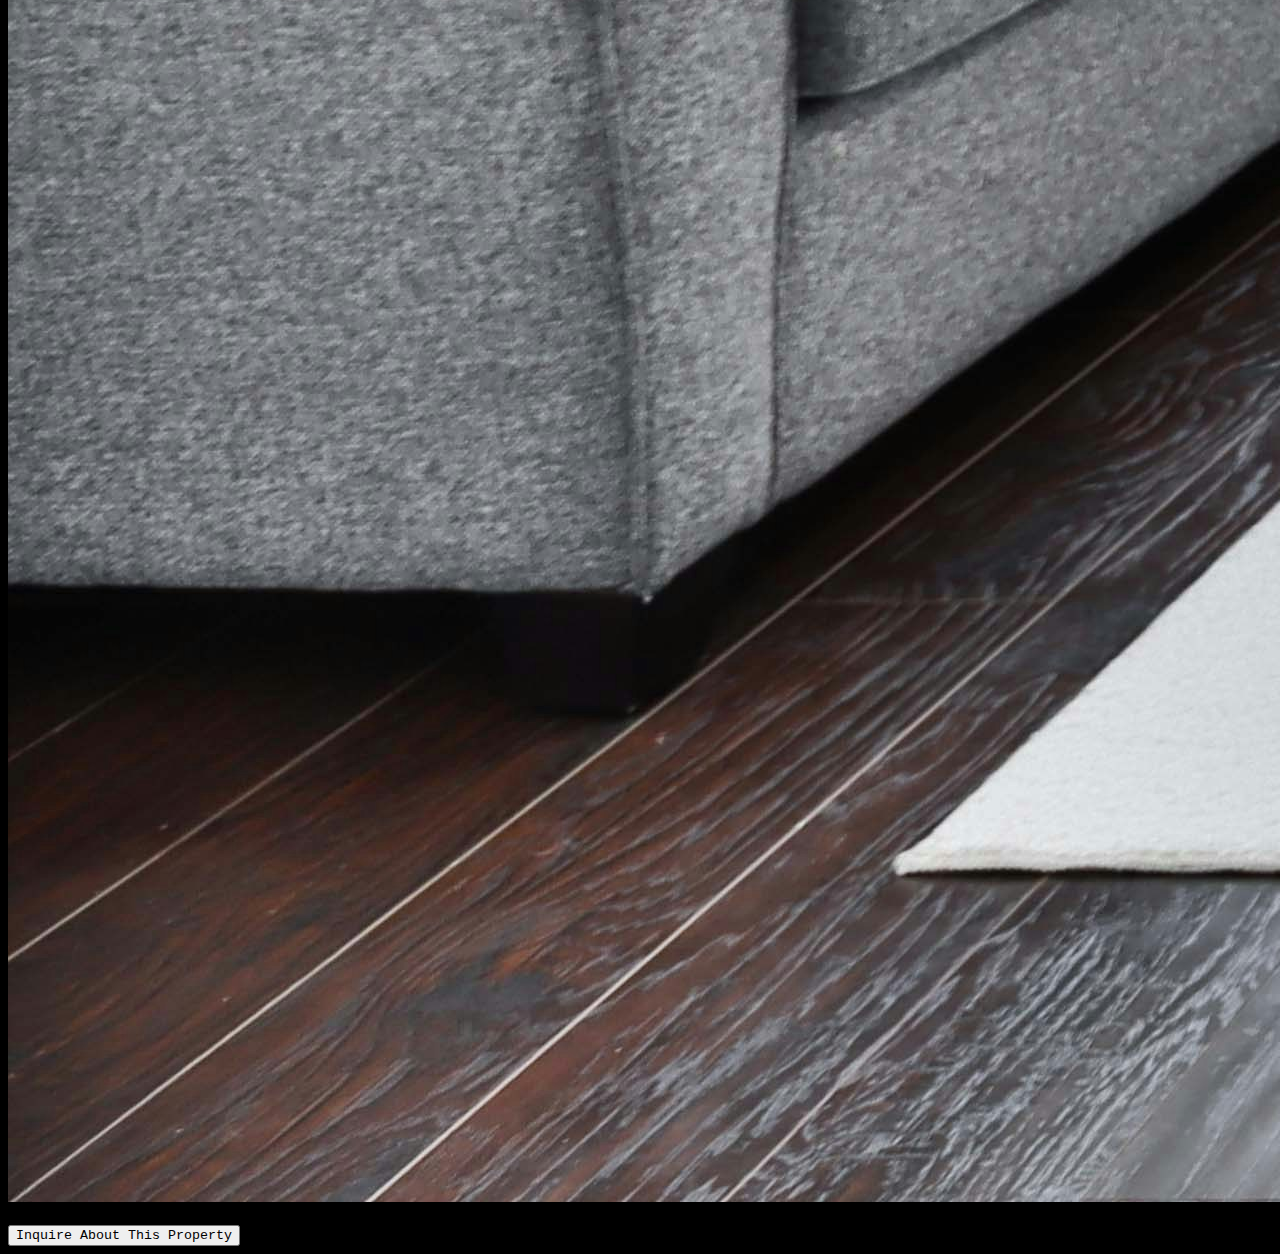
<file: property-details.html>
<!DOCTYPE html>
<html lang="en">

<head>
    <link rel="stylesheet" href="assets/css/style.css">
    <link rel="stylesheet" href="assets/css/property.css">
    <title>Property Details | Granville Real Estate</title>
</head>

<body class="details-page">
    <header class="property-details-header">
        <div class="profile-nav-container"></div>
    </header>

   <main class="get-property-container">
    <div class="header-details">
        <h1 id="prop-title">Loading Property Details...</h1>
        <p id="prop-price" class="price-tag"></p>
    </div>
    
    <div class="main-hero-wrapper">
        <img id="main-hero-image" src="./assets/images/house2.jpg" alt="Main View">
    </div>

    <div class="thumbnail-grid">
        <div class="thumb-card"><img class="thumb" src="./assets/images/naomi-hebert-MP0bgaS_d1c-unsplash.jpg" alt="Kitchen"></div>
        <div class="thumb-card"><img class="thumb" src="./assets/images/francesca-tosolini-hCU4fimRW-c-unsplash.jpg" alt="Bedroom"></div>
        <div class="thumb-card"><img class="thumb" src="./assets/images/steven-ungermann-Aac7IlKnYX8-unsplash.jpg" alt="Bathroom"></div>
        <div class="thumb-card"><img class="thumb" src="./assets/images/lotus-design-n-print-0sDzRgrN_pI-unsplash.jpg" alt="Living Room"></div>
    </div>

    <section class="info-sidebar">
        <div class="prop-meta">
            <span id="prop-beds">0</span> Bed | <span id="prop-baths">0</span> Bath
        </div>
        <button class="inquiry-btn">Inquire About This Property</button>
    </section>
</main>

    <script src="assets/js/app.js"></script>
</body>

</html>
</file>
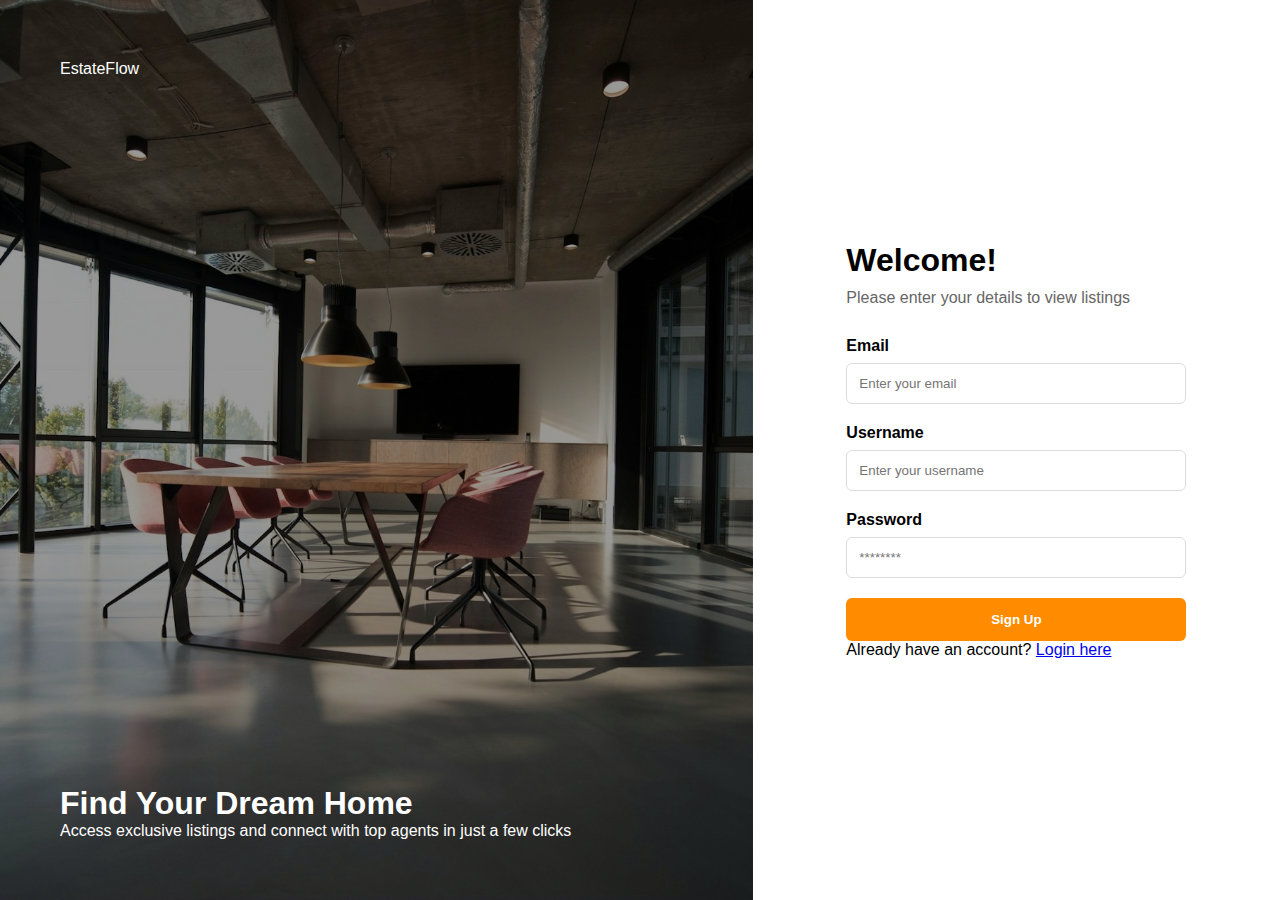
<file: register.html>
<!DOCTYPE html>
<html lang="en">
<head>
    <meta charset="UTF-8">
    <meta name="viewport" content="width=device-width, initial-scale=1.0">
    <link rel="stylesheet" href="login.css">
    <title>Create an account</title>
</head>
<body>
    <div class="login-container">
        <div class="visual-side">
            <div class="brand-name">EstateFlow</div>
            <div class="visual-content">
                <h1>Find Your Dream Home</h1>
                <p>Access exclusive listings and connect with top agents in just a few clicks</p>
            </div>
        </div>

        <div class="form-side">
            <div class="login-box">
                <h2>Welcome!</h2>
                <p class="subtitle">Please enter your details to view listings</p>

                <form id="loginForm">
                     <div class="input-group">
                        <label for="email">Email</label>
                        <input type="text" id="regEmail" placeholder="Enter your email" required>
                    </div>

                    <div class="input-group">
                        <label for="username">Username</label>
                        <input type="text" id="regUsername" placeholder="Enter your username" required>
                    </div>

                    <div class="input-group">
                        <label for="password">Password</label>
                        <input type="password" id="regPassword" placeholder="********" required>
                    </div>

                    <button type="button" class="btn-primary" onclick="registerUser()">Sign Up</button>

                    <p id="errorMessage"></p>

                    <p class="footer-text">Already have an account? <a href="login.html">Login here</a></p>
                </form>
            </div>
        </div>
    </div>

    <script src="app.js"></script>
</body>
</html>
</file>
<file: assets/css/style.css>
*{
    text-decoration: none;
    list-style-type: none;
    font-family:'Courier New', Courier, monospace;
}

header{
    display: flex;
    justify-content: space-between;
    align-items: center;
}

.heading{
    color: #ff9933;
}

.nav-links li{
    display: inline;
    justify-content: space-between;
    padding: 5px 10px;
   
}

.profile-nav-container{
     position: relative;
     display: inline-block;
     align-items: center;
     justify-content: flex-end;
     min-width: 100px;
}

#user-profile-header {
    cursor: pointer;
    display: flex;
    align-items: center;
    gap: 10px;
    padding: 5px 10px;
    border-radius: 20px;
    transition: background 0.3s;
}

#user-profile-header:hover {
    background: rgba(255, 255, 255, 0.1);
}

.dashboard-menu {
    position: absolute;
    top: 100%; /* Sits right under the header */
    right: 0;
    width: 250px;
    background: #ffffff;
    border-radius: 12px;
    box-shadow: 0 10px 40px rgba(0,0,0,0.2);
    display: none; /* Hidden by default */
    z-index: 1000;
    margin-top: 10px;
    color: #333;
    overflow: hidden;
}

.dashboard-menu.active {
    display: block;
    animation: slideIn 0.3s ease-out;
}

.menu-header {
    background: #1a1a1a;
    padding: 15px;
    color: #b89447; /* Your gold accent */
    text-align: center;
}

.menu-stats {
    padding: 15px;
    display: flex;
    justify-content: center;
    border-bottom: 1px solid #eee;
}

.stat-item { text-align: center; }
.stat-item span { display: block; font-size: 1.5rem; font-weight: bold; color: #1a1a1a; }

.menu-links { list-style: none; padding: 10px 0; }
.menu-links li a {
    padding: 12px 20px;
    display: block;
    text-decoration: none;
    color: #444;
    transition: 0.2s;
}

#message-history-list {
    max-height: 200px;
    overflow-y: auto; 
}

#message-history-list li small {
    color: #888;
    font-size: 0.75rem;
    display: block;
    margin-top: 2px;
}

.menu-links li a:hover { background: #f9f9f9; color: #b89447; }

.btn-logout-dropdown {
    width: 100%;
    padding: 12px;
    border: none;
    background: #fdfdfd;
    color: #e74c3c;
    cursor: pointer;
    border-top: 1px solid #eee;
}

@keyframes slideIn {
    from { opacity: 0; transform: translateY(-10px); }
    to { opacity: 1; transform: translateY(0); }
}

#display-name{
    font-weight: bold;
    color: #333;
}

.user-avatar{
    width: 35px;
    height: 35px;
    border-radius: 50%;
    overflow: hidden;
    display: flex;
    align-items: center;
    justify-content: center;
    background-color: #eee;
}

#user-icon-image{
    width: 100%;
    height: 100%;
    object-fit: cover;
    border-radius: 50%;
}

.login-nav-btn {
    background-color: #ff9800; 
    color: white;
    padding: 8px 22px;
    border-radius: 4px;
    text-decoration: none;
    font-family: 'Courier New', Courier, monospace; 
    font-weight: bold;
    font-size: 14px;
    transition: background 0.3s ease;
    border: none;
    cursor: pointer;
}

.login-nav-btn:hover {
    background-color: #e68a00;
}

.btn-logout {
    background: transparent;
    border: 1px solid #ff8c00;
    color: #ff8c00;
    padding: 4px 12px;
    border-radius: 4px;
    cursor: pointer;
    font-size: 0.8rem;
    transition: 0.3s;
}

.btn-logout:hover {
    background: #ff8c00;
    color: white;
}

.book-button{
    background-color: #ff9933;
    color: white;
    padding: 10px 15px;
    border-radius: 5px;
    border: none;
    cursor: pointer;
    transition: 0.3s ease;
}

.book-button:hover {
    background-color: #e07b00;
}

.hero-section{
    position: relative;
    text-align: center;
    width: 100%;
    height: 500px;
    overflow: hidden;
}

.background-image{
    position: absolute;
    top: 0;
    left: 0;
    width: 100%;
    height: 100%;
    object-fit: cover;
    z-index: 1;
    border-radius: 10px;
}

.hero-content{
    position: absolute;
    top: 20%;
    left: 30%;
    text-align: center;
    color: white;
    z-index: 2;
    width: 80%;
    max-width: 800px;
}

.hero-content h1{
    font-size: 3em;
    margin-bottom: 15px;
}

.hero-content p{
    font-size: 1.1em;
    margin-bottom: 25px;
}

.button-container{
    display: flex;
    justify-content: center;
    gap: 20px;
    margin-top: 30px;
}

.primary-btn, .secondary-btn{
    padding: 15px 30px;
    border: none;
    border-radius: 5px;
    cursor: pointer;
    font-weight: bold;
    font-size: 1em;
}

.primary-btn{
    background-color: #ff9933;
    color: white;
}

.secondary-btn{
    background-color: transparent;
    color: white;
    border: 2px solid white;
}

.property-type-section{
    justify-items: center;
    align-items: center;
    margin: 50px;
}

.card-container{
    display: flex;
    flex-direction: row;
    padding: 10px;
}

.card{
    width: 100px;
    padding: 10px 20px 10px 10px;
    margin: 5px;
    border: 1px solid rgb(196, 193, 193);
    border-radius: 10px;
}

.card:hover {
    box-shadow: 0 15px 30px rgba(0, 0, 0, 0.05);
    transform: translateY(-5px);
}

.icons{
    width: 30px;
    border: 1px solid #f3e0cd;
    border-radius: 100px;
    padding: 10px;
    color: white;
    background-color: #f3e0cd;
}

.properties-section{
    justify-items: center;
    align-items: center;
    background-color: rgb(251, 249, 249);
}

.property-container{
    display: flex;
    flex-wrap: nowrap !important;
    overflow-x: hidden;
    scroll-behavior: smooth;
    gap: 20px;
    padding: 20px 10;
    width: 100%;
}

.property-card{
    width: 32%;
    border: 1px solid gainsboro;
    margin: 10px;
     border-radius: 10px;
}

.image-container{
    position: relative;

}

.property-image{
    width: 100%;
    border-radius: 10px;
}

.rent{
    position: absolute;
    z-index: 10;
    top: 15px;
    left: 15px;
    background-color: #f3e0cd;
    padding: 2px 5px;
    border-radius: 10px;
}

.property-title{
    margin-bottom: 0;
}

.property-address{
    margin-top: 5px;
}

.property-specs{
    margin-top: 10px;
    display: grid;
    grid-template-columns: 1fr 1fr;
    padding: 5px;
    gap: 10px;
    justify-content: space-around;
}

.property-footer{
    display: flex;
    padding: 5px;
    justify-content: space-between;
}

hr{
    border: none;
    height: 1px;
    background-color: gainsboro;
}

.about-us-section{
    display: flex;
    gap: 50px;
    padding: 50px;
    margin: 50px;
    justify-content: center;
    align-items: center;
}

.about-image-container{
    width: 50%;
    padding: 50px;
    flex: 1;
}

.about-image{
    width: 100%;
    border-radius: 10px;
}

.about-description-container{
    width: 50%;
    flex: 1;
    margin-top: 0;
}

.about-us-span {
    background-color: #f3e0cd;
    padding: 10px;
    border-radius: 10px;
}

.about-description{
    margin-top: 0;
}

.service-lists{
    display: grid;
    grid-template-columns: 1fr 1fr;
    padding: 10px;
    gap: 10px;
    justify-content: space-around;
}
.about-services-button {
    margin: 20px;
    background-color: #ff9933;
    color: white;
    padding: 10px 15px;
    border-radius: 5px;
    border: none;
    cursor: pointer;
}

.motto-section{
    background-color:  #f3e0cd;
    padding: 15px;
}

:root {
  --blue: #4066ff;
  --light-blue: #eeeeff;
  --orange: #ff922b;
}

.contact-us .container {
  display: flex;
  align-items: center;
  justify-content: space-around;
  padding: 2rem;
  gap: 3rem;
  max-width: 1200px;
  margin: auto;
}

/* LEFT CONTENT */
.subtitle { color: var(--orange); font-weight: bold; }
.title { font-size: 2.5rem; margin: 1rem 0; }
.description { color: #888; margin-bottom: 2rem; max-width: 450px; }

/* 2x2 GRID */
.contact-grid {
  display: grid;
  grid-template-columns: repeat(2, 1fr);
  gap: 1.5rem;
  max-width: 500px;
}

.contact-card {
  padding: 1.5rem;
  border: 1px solid #f2f2f2;
  border-radius: 10px;
  transition: all 0.3s ease;
}

.contact-card:hover {
  box-shadow: 0 15px 30px rgba(0,0,0,0.05);
  transform: translateY(-5px);
}

.card-top {
    display: flex;
    gap: 1rem;
    align-items: center;
    margin-bottom: 1rem;
}

.icon {
    background: #f3e0cd;
    padding: 10px;
    border-radius: 5px;
}

.card-button {
  width: 100%;
  padding: 10px;
  border: none;
  border-radius: 5px;
  background: #ff9933;
  color: white;
  font-weight: bold;
  cursor: pointer;
}

/* RIGHT IMAGE & ARCH */
.image-section { position: relative; }

.arch-frame {
  width: 400px;
  height: 550px;
  border-radius: 200px 200px 0 0; /* Creates the semi-circle top */
  overflow: hidden;
  border: 10px solid rgba(255,255,255,0.5);
  box-shadow: 0 30px 60px rgba(0,0,0,0.1);
  animation: float 4s ease-in-out infinite;
}

.arch-frame img {
  width: 100%;
  height: 100%;
  object-fit: cover;
}

/* FLOATING ANIMATION */
@keyframes float {
  0%, 100% { transform: translateY(0); }
  50% { transform: translateY(-20px); }
}

.specs {
    display: flex;
    justify-content: space-between;
    font-size: 0.9rem;
    color: #666;
    margin: 15px 0;
    padding: 10px 0;
    border-top: 1px solid #f0f0f0;
}

.specs span {
    display: flex;
    align-items: center;
    gap: 5px;
}

.price {
    color: #ff8c00;
    font-size: 1.25rem;
    font-weight: bold;
    margin-bottom: 15px;
}


.properties-grid {
    display: grid;
    grid-template-columns: repeat(auto-fit, minmax(250px, 1fr));
    gap: 20px;
    padding: 20px 0;
}


.house-card {
    background: white;
    border-radius: 10px;
    max-width: 350px;
    overflow: hidden;
    flex: 0 0 300px;
    box-shadow: 0 4px 15px rgba(0,0,0,0.1);
    transition: transform 0.3s ease;
}

.house-card:hover {
    transform: translateY(-5px);
}

.house-img {
    width: 100%;
    height: 200px; 
    object-fit: cover;
    display: block;
}

#listings-container{
   display: flex;
    gap: 30px;
    padding: 20px;
}

.modal{
    display: none;
    position: fixed;
    z-index: 1000;
    left: 0;
    top: 0;
    width: 100%;
    height: 100%;
    background-color: rgba(0,0,0,0.5);
}

.modal-content{
    background-color: white;
    margin: 10% auto;
    padding: 30px;
    border-radius: 12px;
    width: 90%;
    max-width: 450px;
    position: relative;
    box-shadow: 0 5px 15px rgba(0,0,0,0.3);
    box-sizing: border-box;
}

.close-modal-span{
    position: absolute;
    top: 15px;
    right: 20px;
    cursor: pointer;
    font-size: 24px;
    color: #888;
}

#modal-house-title{
    color: #ff8c00;
    margin-top: 0;
    font-size: 1.4rem;
    padding-right: 0 35px;
    text-align: center;
    word-wrap: break-word;
}

#modal-user-name{
    font-weight: bold;
}

#user-message{
    width: 100%;
    height: 120px;
    margin: 15px 0;
    padding: 12px;
    border: 1px solid #ccc;
    border-radius: 6px;
    font-family: inherit;
    font-size: 1rem;
    resize: vertical;
    box-sizing: border-box;
}

.modal-content .btn-orange{
    padding: 12px;
    font-size: 1rem;
    border-radius: 6px;
    cursor: pointer;
}

.carousel-wrapper{
    position: relative;
    width: 100%;
    max-width: 1200px;
    margin: 0 auto;
    padding: 0 50px;
    display: flex;
    align-items: center;
}

.scroll-btn{
    position: absolute;
    top: 50%;
    transform: translateY(-50%);
    background: rgba(255, 140, 0, 0.8);
    color: white;
    border: none;
    border-radius: 50%;
    width: 40px;
    height: 40px;
    cursor: pointer;
    z-index: 1000;
    transition: all 0.3s ease;
    display: flex;
    align-items: center;
    justify-content: center;
    font-size: 20px;
    box-shadow: 0 4px 6px rgba(0,0,0,0.1);
}

.scroll-btn:hover{
    background: rgba(255, 140, 0, 1);
    transform: translateY(-50%) scale(1.1);
}

.card-buttons{
    display: flex;
}

.collapsible-content {
    display: none; 
    padding-left: 20px;
    list-style: none;
    max-height: 200px;
    overflow-y: auto;
    background: #f9f9f9;
}

.collapsible-content.active {
    display: block; 
}

.menu-item-toggle {
    cursor: pointer;
    padding: 10px;
    font-weight: bold;
    display: flex;
    align-items: center;
    gap: 10px;
}

.menu-item-toggle:hover {
    background-color: #eee;
}
</file>
<file: assets/css/login.css>
*{
    margin: 0;
    padding: 0;
    box-sizing: border-box;
    font-family: 'Segoe UI',sans-serif;
}

.login-container{
    display: flex;
    height: 100vh;
}

.visual-side{
    flex: 1.2;
    background: linear-gradient(rgba(0,0,0,0.4), rgba(0,0,0,0.4)), url('../images/nastuh-abootalebi-eHD8Y1Znfpk-unsplash.jpg');
    background-size: cover;
    background-position: center;
    color: white;
    padding: 60px;
    display: flex;
    flex-direction: column;
    justify-content: space-between;
}

.form-side{
    flex: 1;
    display: flex;
    justify-content: center;
    align-items: center;
    background-color: #ffffff;
}

.login-box{
    width: 100%;
    max-width: 380px;
    padding: 20px;
}

h2{
    font-size: 2rem;
    margin-bottom: 10px;
}

.subtitle{
    color: #666;
    margin-bottom: 30px;
}

.input-group{
    margin-bottom: 20px;
}

.input-group label{
    display: block;
    margin-bottom: 8px;
    font-weight: 600;
}

.input-group input{
    width: 100%;
    padding: 12px;
    border: 1px solid #ddd;
    border-radius: 6px;
    outline: none;
}

.btn-primary{
    width: 100%;
    padding: 14px;
    background-color: #ff8c00;
    color: white;
    border: none;
    border-radius: 6px;
    font-weight: bold;
    cursor: pointer;
    transition: 0.3s;
}

.btn-primary:hover{
    background-color: #e07b00;
}
</file>
<file: assets/css/property.css>
body{
    background-color: black;
}
</file>
<file: login.css>
*{
    margin: 0;
    padding: 0;
    box-sizing: border-box;
    font-family: 'Segoe UI',sans-serif;
}

.login-container{
    display: flex;
    height: 100vh;
}

.visual-side{
    flex: 1.2;
    background: linear-gradient(rgba(0,0,0,0.4), rgba(0,0,0,0.4)),url('nastuh-abootalebi-eHD8Y1Znfpk-unsplash.jpg');
    background-size: cover;
    background-position: center;
    color: white;
    padding: 60px;
    display: flex;
    flex-direction: column;
    justify-content: space-between;
}

.form-side{
    flex: 1;
    display: flex;
    justify-content: center;
    align-items: center;
    background-color: #ffffff;
}

.login-box{
    width: 100%;
    max-width: 380px;
    padding: 20px;
}

h2{
    font-size: 2rem;
    margin-bottom: 10px;
}

.subtitle{
    color: #666;
    margin-bottom: 30px;
}

.input-group{
    margin-bottom: 20px;
}

.input-group label{
    display: block;
    margin-bottom: 8px;
    font-weight: 600;
}

.input-group input{
    width: 100%;
    padding: 12px;
    border: 1px solid #ddd;
    border-radius: 6px;
    outline: none;
}

.btn-primary{
    width: 100%;
    padding: 14px;
    background-color: #ff8c00;
    color: white;
    border: none;
    border-radius: 6px;
    font-weight: bold;
    cursor: pointer;
    transition: 0.3s;
}

.btn-primary:hover{
    background-color: #e07b00;
}
</file>
